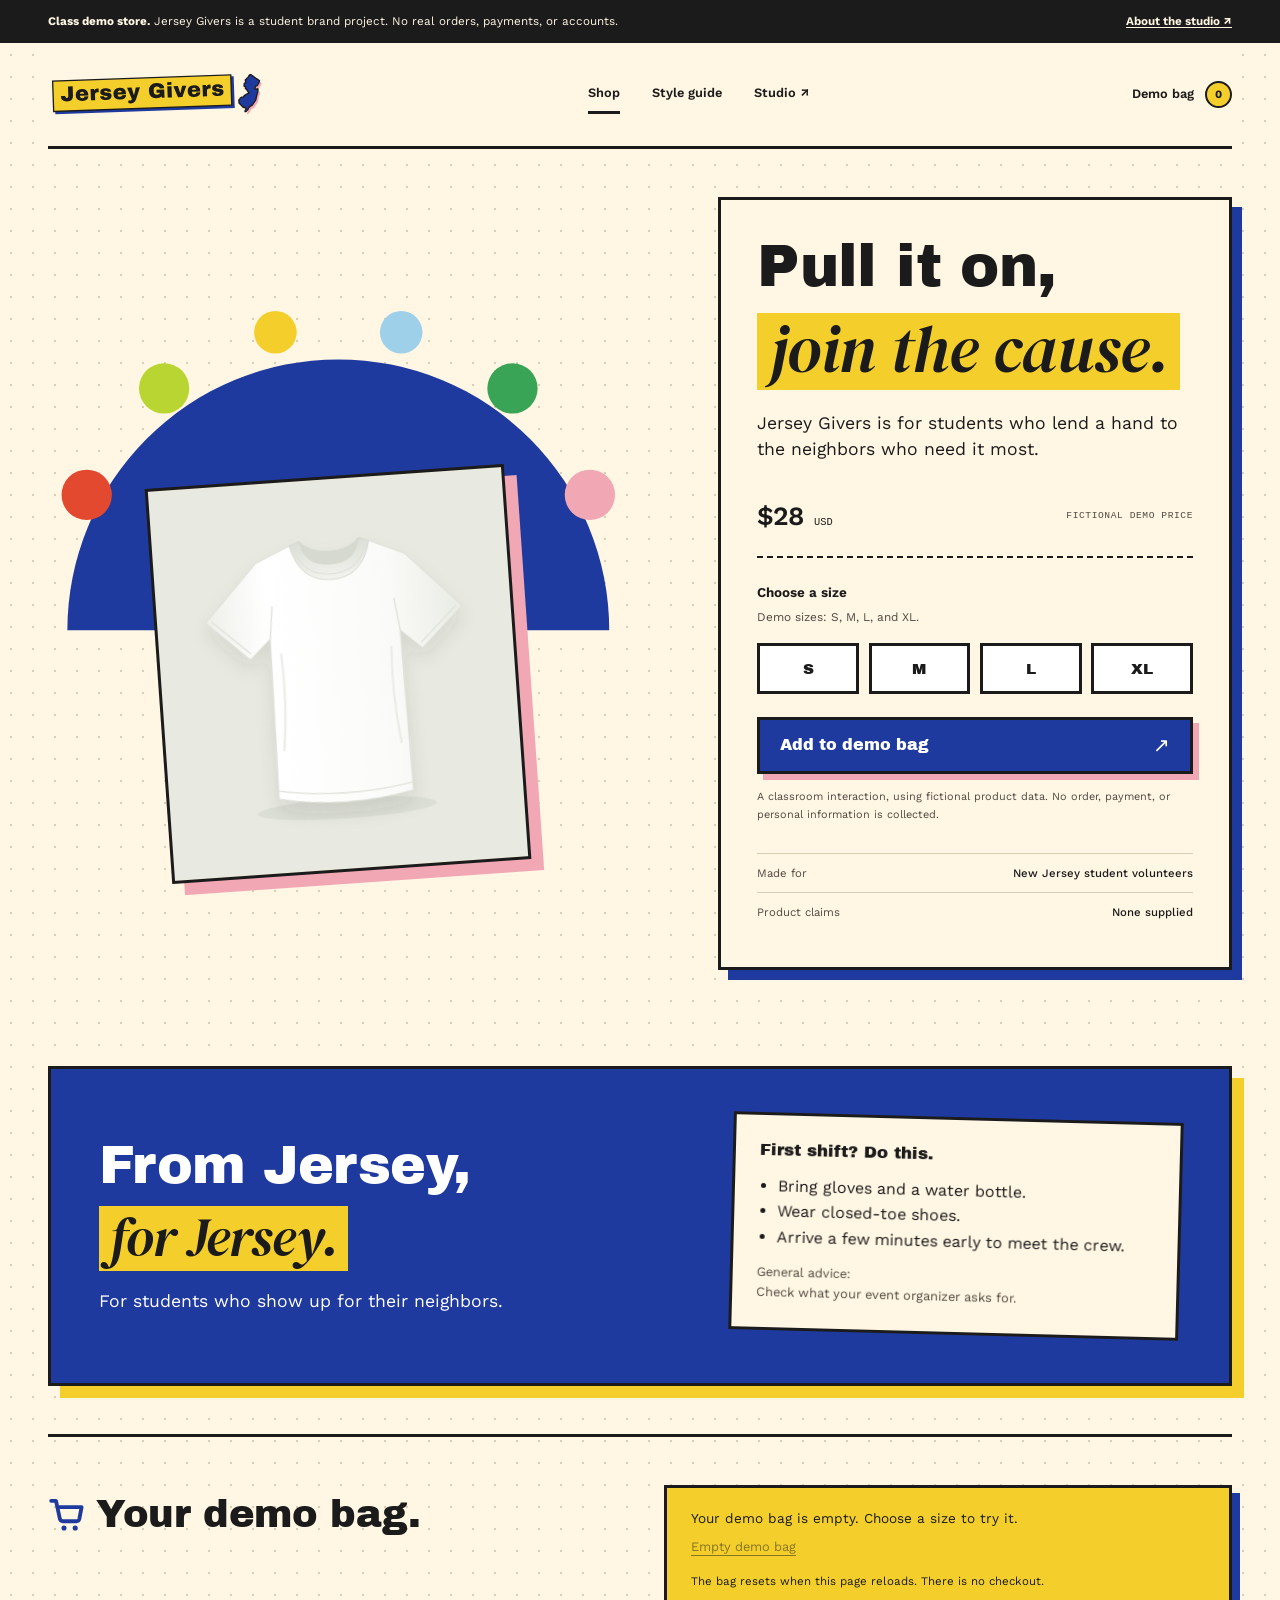
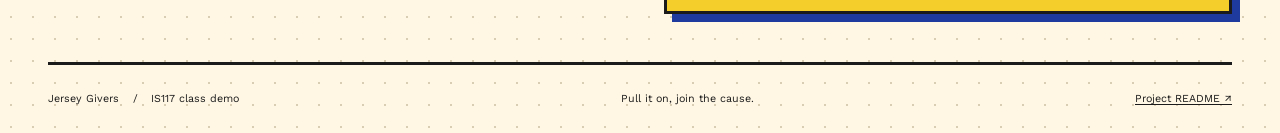
<file: public/index.html>
<!doctype html>
<html lang="en">
  <head>
    <meta charset="utf-8" />
    <meta name="viewport" content="width=device-width, initial-scale=1" />
    <meta
      name="description"
      content="Jersey Givers: a white T-shirt for New Jersey students who lend a hand to neighbors who need a hand. A class demo store."
    />
    <title>Jersey Givers — Pull it on, join the cause.</title>
    <link rel="icon" href="data:," />
    <link rel="preconnect" href="https://fonts.googleapis.com" />
    <link rel="preconnect" href="https://fonts.gstatic.com" crossorigin />
    <link
      rel="stylesheet"
      href="https://fonts.googleapis.com/css2?family=Archivo+Black&family=DM+Serif+Display:ital@1&family=Work+Sans:wght@400;600;700&display=swap"
    />
    <link rel="stylesheet" href="styles.css" />
    <script src="shop.js" defer></script>
  </head>
  <body>
    <a class="skip-link" href="#main">Skip to content</a>
    <aside class="starter-notice" aria-label="Demo store information">
      <span
        ><strong>Class demo store.</strong> Jersey Givers is a student brand
        project. No real orders, payments, or accounts.</span
      >
      <a href="studio.html"
        >About the studio <span aria-hidden="true">↗</span></a
      >
    </aside>
    <header class="site-header wrap">
      <a class="brand-link" href="index.html" aria-label="Jersey Givers home"
        ><img
          class="wordmark"
          src="assets/jersey-givers-logo.svg"
          alt="Jersey Givers"
          width="494"
          height="110"
      /></a>
      <nav class="main-nav" aria-label="Main navigation">
        <a class="nav-link" href="index.html" aria-current="page">Shop</a>
        <a class="nav-link" href="styleguide.html">Style guide</a>
        <a class="nav-link" href="studio.html"
          >Studio <span aria-hidden="true">↗</span></a
        >
      </nav>
      <a class="bag-link" href="#demo-bag" aria-label="View demo bag"
        >Demo bag <span id="bag-count" class="bag-count">0</span></a
      >
    </header>

    <main id="main">
      <section class="product-section wrap" aria-labelledby="product-title">
        <div class="shirt-stage">
          <svg
            class="shirt-stage-base"
            viewBox="0 0 600 340"
            aria-hidden="true"
            focusable="false"
          >
            <path d="M20 330a280 280 0 0 1 560 0Z" fill="var(--color-blue)" />
            <circle cx="40" cy="190" r="26" fill="var(--dot-red)" />
            <circle cx="120" cy="80" r="26" fill="var(--dot-lime)" />
            <circle cx="235" cy="22" r="22" fill="var(--color-accent)" />
            <circle cx="365" cy="22" r="22" fill="var(--dot-sky)" />
            <circle cx="480" cy="80" r="26" fill="var(--dot-green)" />
            <circle cx="560" cy="190" r="26" fill="var(--color-pink)" />
          </svg>
          <img
            class="shirt-card"
            src="assets/white-shirt.svg"
            alt="Plain white short-sleeved T-shirt"
            width="800"
            height="880"
            fetchpriority="high"
          />
        </div>
        <div class="product-card">
          <h1 id="product-title">
            Pull it on,<br /><span class="accent-type">join the cause.</span>
          </h1>
          <p class="product-intro">
            Jersey Givers is for students who lend a hand to the neighbors who
            need it most.
          </p>
          <div class="price-row">
            <p class="price">$28 <span>USD</span></p>
            <span class="micro-label">Fictional demo price</span>
          </div>
          <form id="product-form" class="product-form" novalidate>
            <fieldset aria-describedby="size-help size-error">
              <legend>Choose a size</legend>
              <p id="size-help" class="field-help">
                Demo sizes: S, M, L, and XL.
              </p>
              <div class="size-options">
                <label class="size-option"
                  ><input type="radio" name="size" value="S" /><span
                    >S</span
                  ></label
                >
                <label class="size-option"
                  ><input type="radio" name="size" value="M" /><span
                    >M</span
                  ></label
                >
                <label class="size-option"
                  ><input type="radio" name="size" value="L" /><span
                    >L</span
                  ></label
                >
                <label class="size-option"
                  ><input type="radio" name="size" value="XL" /><span
                    >XL</span
                  ></label
                >
              </div>
              <p id="size-error" class="field-error" role="alert" hidden>
                Choose a size before adding the shirt to your demo bag.
              </p>
            </fieldset>
            <button class="button button-primary add-button" type="submit">
              Add to demo bag <span aria-hidden="true">↗</span>
            </button>
            <p id="add-feedback" class="add-feedback" hidden></p>
          </form>
          <p class="demo-disclaimer">
            A classroom interaction, using fictional product data. No order,
            payment, or personal information is collected.
          </p>
          <dl class="product-facts">
            <div>
              <dt>Made for</dt>
              <dd>New Jersey student volunteers</dd>
            </div>
            <div>
              <dt>Product claims</dt>
              <dd>None supplied</dd>
            </div>
          </dl>
        </div>
      </section>

      <section class="unity-band wrap" aria-labelledby="unity-title">
        <div>
          <h2 id="unity-title">
            From Jersey,<br /><span class="accent-type">for Jersey.</span>
          </h2>
          <p class="unity-lead">
            For students who show up for their neighbors.
          </p>
        </div>
        <aside class="tip-card" aria-labelledby="tip-title">
          <h3 id="tip-title">First shift? Do this.</h3>
          <ul>
            <li>Bring gloves and a water bottle.</li>
            <li>Wear closed-toe shoes.</li>
            <li>Arrive a few minutes early to meet the crew.</li>
          </ul>
          <p>General advice:<br />Check what your event organizer asks for.</p>
        </aside>
      </section>

      <section
        id="demo-bag"
        class="bag-section wrap"
        aria-labelledby="bag-title"
      >
        <div>
          <h2 id="bag-title" class="bag-title">
            <svg
              class="cart-icon"
              viewBox="0 0 24 24"
              aria-hidden="true"
              focusable="false"
            >
              <path
                d="M2 3h3l2.4 11.2a2 2 0 0 0 2 1.6h8.2a2 2 0 0 0 2-1.5L21 7H6"
              />
              <circle cx="10" cy="20" r="1.6" />
              <circle cx="17" cy="20" r="1.6" />
            </svg>
            Your demo bag.
          </h2>
        </div>
        <div class="bag-details">
          <p
            id="bag-status"
            class="bag-message"
            role="status"
            aria-live="polite"
            aria-atomic="true"
          >
            Your demo bag is empty. Choose a size to try it.
          </p>
          <ul id="bag-items" class="bag-items"></ul>
          <button id="clear-bag" class="text-button" type="button" disabled>
            Empty demo bag
          </button>
          <p class="field-help">
            The bag resets when this page reloads. There is no checkout.
          </p>
        </div>
      </section>
    </main>

    <footer class="site-footer wrap">
      <p>
        Jersey Givers <span class="footer-separator"> / </span> IS117 class demo
      </p>
      <p class="footer-tagline">Pull it on, join the cause.</p>
      <a
        href="https://github.com/Timothy-Bailey4-10/is117-t-shirt-assignment#readme"
        >Project README <span aria-hidden="true">↗</span></a
      >
    </footer>
  </body>
</html>
</file>
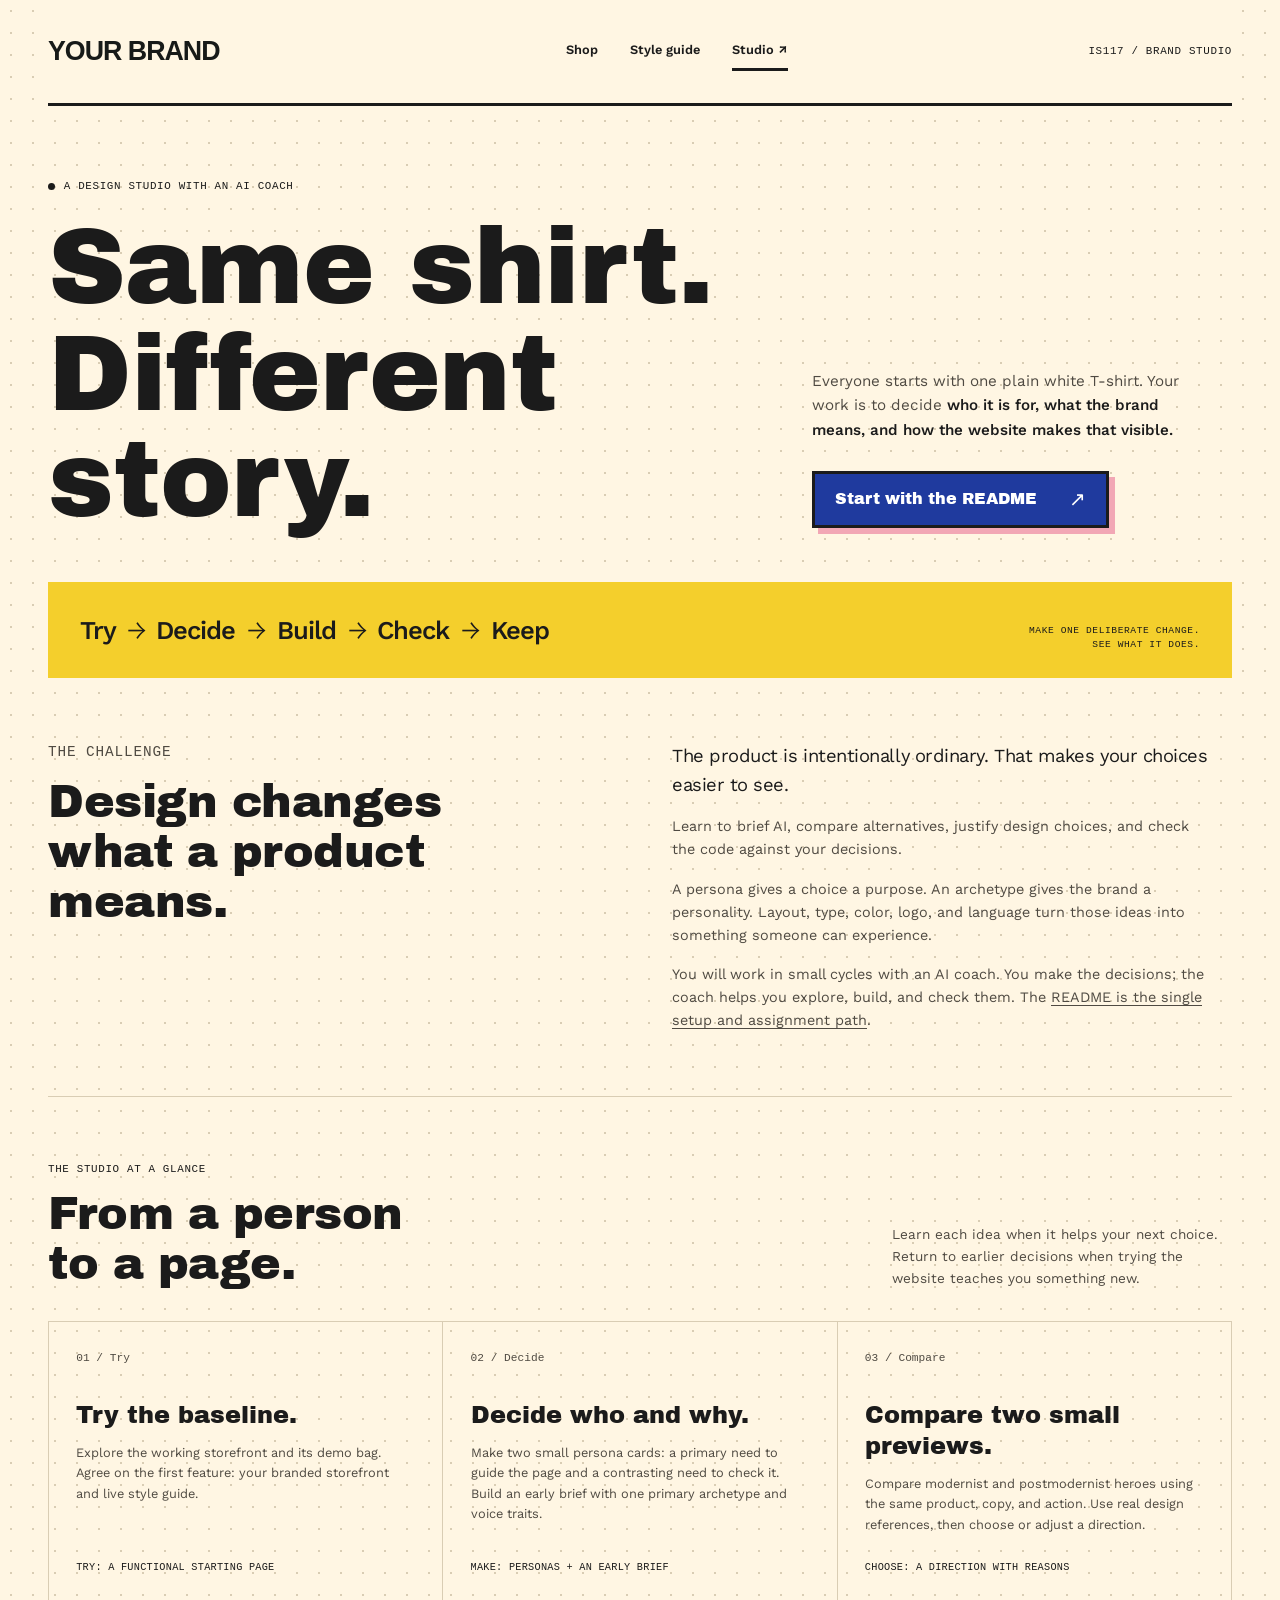
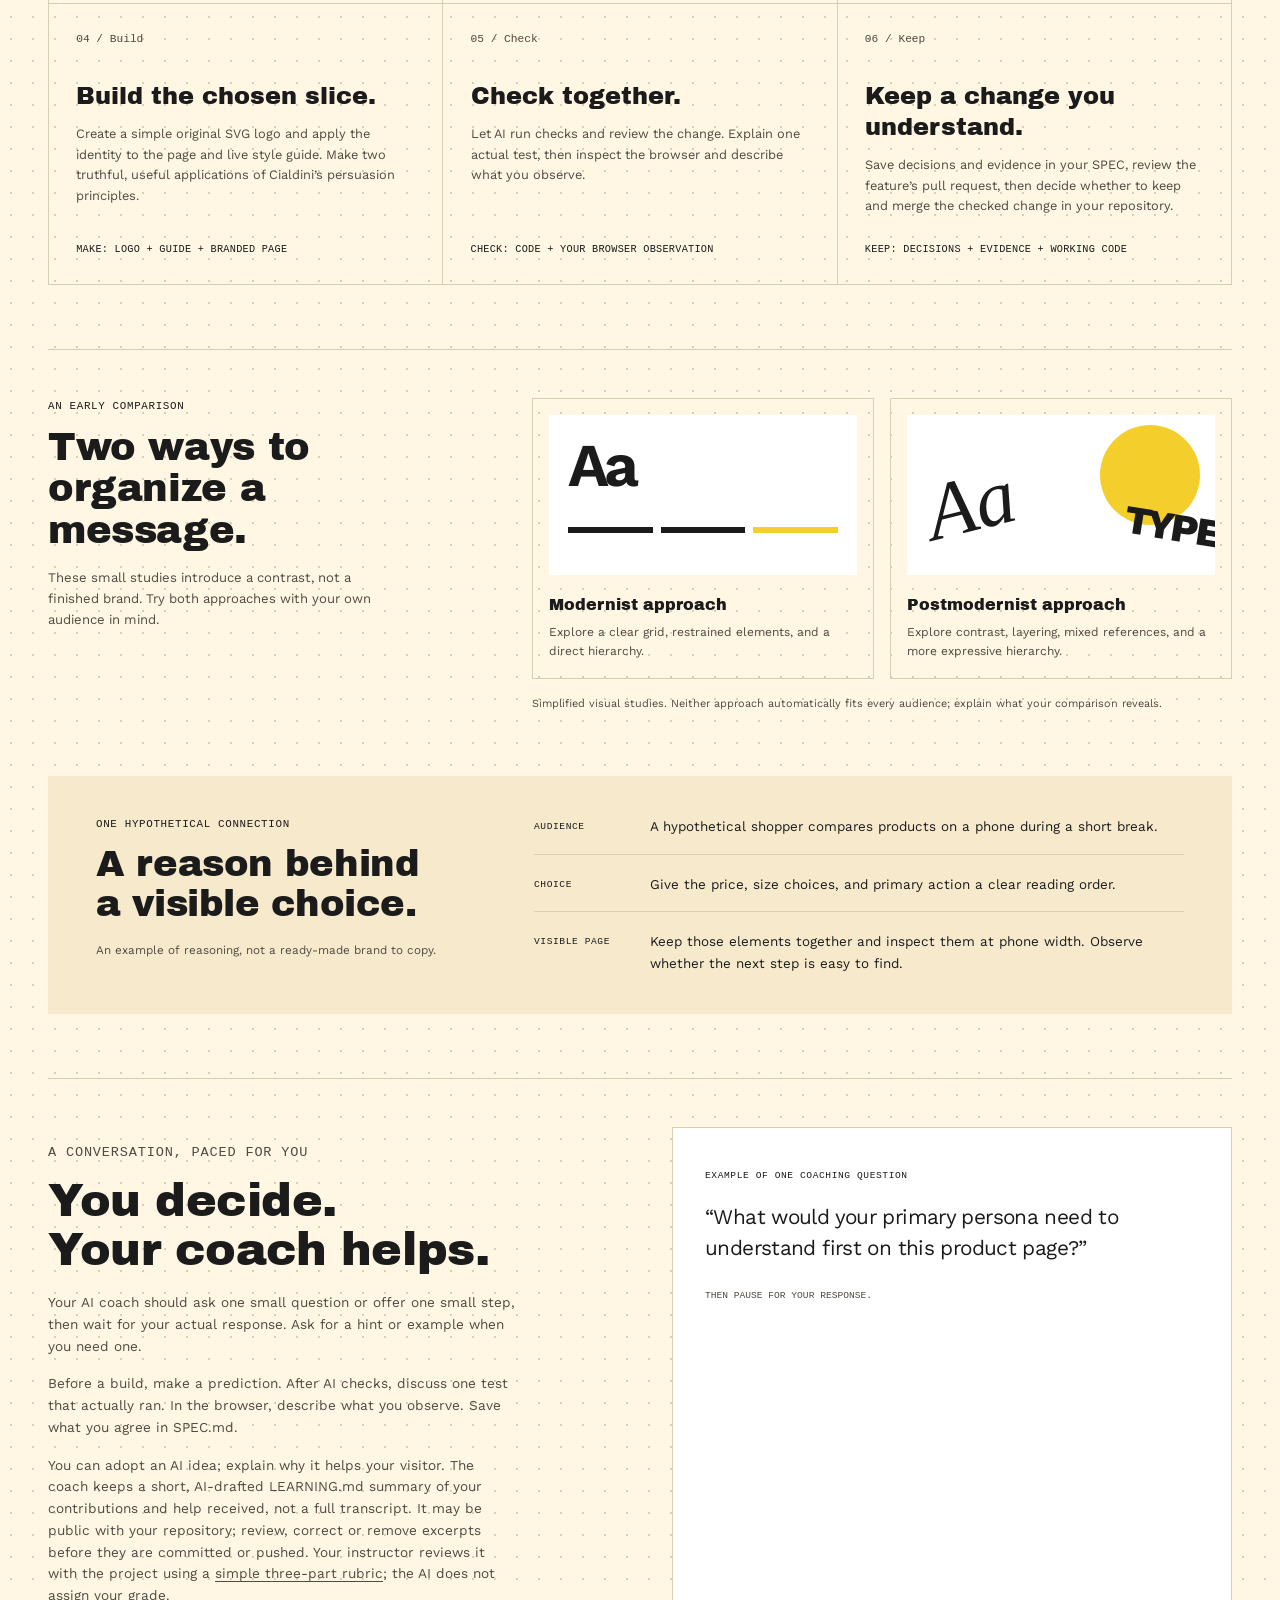
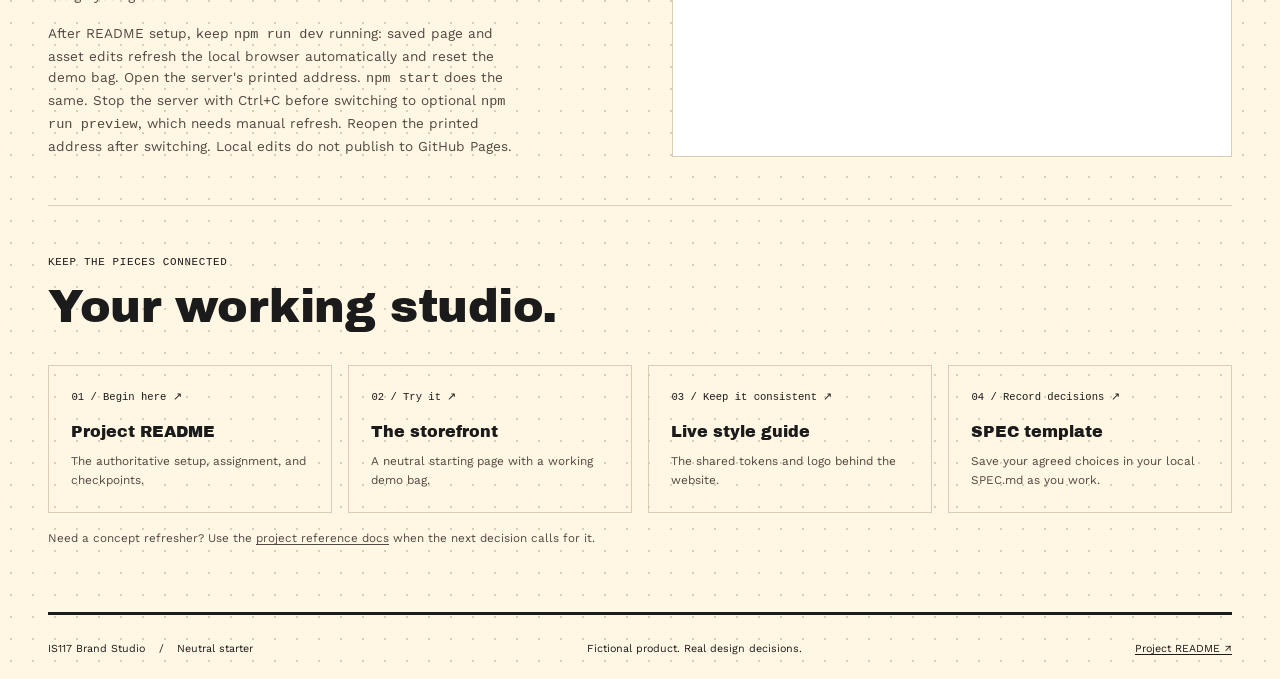
<file: public/studio.html>
<!doctype html>
<html lang="en">
  <head>
    <meta charset="utf-8" />
    <meta name="viewport" content="width=device-width, initial-scale=1" />
    <meta
      name="description"
      content="IS117 Brand Studio: turn one plain white T-shirt into a deliberate brand and website, with an AI coach and decisions you can explain."
    />
    <title>Same shirt. Different story. — IS117 Brand Studio</title>
    <link rel="icon" href="data:," />
    <link rel="preconnect" href="https://fonts.googleapis.com" />
    <link rel="preconnect" href="https://fonts.gstatic.com" crossorigin />
    <link
      rel="stylesheet"
      href="https://fonts.googleapis.com/css2?family=Archivo+Black&family=DM+Serif+Display:ital@1&family=Work+Sans:wght@400;600;700&display=swap"
    />
    <link rel="stylesheet" href="styles.css" />
    <link rel="stylesheet" href="studio.css" />
  </head>
  <body>
    <a class="skip-link" href="#main">Skip to content</a>
    <header class="site-header wrap">
      <a
        class="brand-link"
        href="index.html"
        aria-label="Your Brand storefront home"
        ><img
          class="wordmark"
          src="assets/wordmark.svg"
          alt="Neutral starter wordmark"
          width="175"
          height="26"
      /></a>
      <nav class="main-nav" aria-label="Main navigation">
        <a class="nav-link" href="index.html">Shop</a
        ><a class="nav-link" href="styleguide.html">Style guide</a
        ><a class="nav-link" href="studio.html" aria-current="page"
          >Studio <span aria-hidden="true">↗</span></a
        >
      </nav>
      <span class="micro-label">IS117 / Brand Studio</span>
    </header>
    <main id="main">
      <section
        class="page-hero studio-hero wrap"
        aria-labelledby="studio-title"
      >
        <p class="eyebrow">
          <span class="status-dot" aria-hidden="true"></span> A design studio
          with an AI coach
        </p>
        <h1 id="studio-title">Same shirt.<br />Different story.</h1>
        <div class="hero-summary">
          <p>
            Everyone starts with one plain white T-shirt. Your work is to decide
            <strong
              >who it is for, what the brand means, and how the website makes
              that visible.</strong
            >
          </p>
          <a
            class="button button-primary"
            href="https://github.com/kaw393939/is117-brand-studio#readme"
            >Start with the README <span aria-hidden="true">↗</span></a
          >
        </div>
      </section>
      <div class="studio-ribbon wrap">
        <p class="cycle">
          Try <span aria-hidden="true">→</span> Decide
          <span aria-hidden="true">→</span> Build
          <span aria-hidden="true">→</span> Check
          <span aria-hidden="true">→</span> Keep
        </p>
        <p class="micro-label">
          Make one deliberate change.<br />See what it does.
        </p>
      </div>

      <section class="studio-intro wrap" aria-labelledby="why-title">
        <div>
          <p class="eyebrow">The challenge</p>
          <h2 id="why-title">Design changes<br />what a product means.</h2>
        </div>
        <div>
          <p class="lead">
            The product is intentionally ordinary. That makes your choices
            easier to see.
          </p>
          <p>
            Learn to brief AI, compare alternatives, justify design choices, and
            check the code against your decisions.
          </p>
          <p>
            A persona gives a choice a purpose. An archetype gives the brand a
            personality. Layout, type, color, logo, and language turn those
            ideas into something someone can experience.
          </p>
          <p>
            You will work in small cycles with an AI coach. You make the
            decisions; the coach helps you explore, build, and check them. The
            <a href="https://github.com/kaw393939/is117-brand-studio#readme"
              >README is the single setup and assignment path</a
            >.
          </p>
        </div>
      </section>

      <section class="path-section wrap" aria-labelledby="path-title">
        <div class="path-intro">
          <div>
            <p class="eyebrow">The studio at a glance</p>
            <h2 id="path-title">From a person<br />to a page.</h2>
          </div>
          <p>
            Learn each idea when it helps your next choice. Return to earlier
            decisions when trying the website teaches you something new.
          </p>
        </div>
        <ol class="studio-path">
          <li>
            <span class="stage-number">01 / Try</span>
            <h3>Try the baseline.</h3>
            <p>
              Explore the working storefront and its demo bag. Agree on the
              first feature: your branded storefront and live style guide.
            </p>
            <p class="stage-output">Try: a functional starting page</p>
          </li>
          <li>
            <span class="stage-number">02 / Decide</span>
            <h3>Decide who and why.</h3>
            <p>
              Make two small persona cards: a primary need to guide the page and
              a contrasting need to check it. Build an early brief with one
              primary archetype and voice traits.
            </p>
            <p class="stage-output">Make: personas + an early brief</p>
          </li>
          <li>
            <span class="stage-number">03 / Compare</span>
            <h3>Compare two small previews.</h3>
            <p>
              Compare modernist and postmodernist heroes using the same product,
              copy, and action. Use real design references, then choose or
              adjust a direction.
            </p>
            <p class="stage-output">Choose: a direction with reasons</p>
          </li>
          <li>
            <span class="stage-number">04 / Build</span>
            <h3>Build the chosen slice.</h3>
            <p>
              Create a simple original SVG logo and apply the identity to the
              page and live style guide. Make two truthful, useful applications
              of Cialdini’s persuasion principles.
            </p>
            <p class="stage-output">Make: logo + guide + branded page</p>
          </li>
          <li>
            <span class="stage-number">05 / Check</span>
            <h3>Check together.</h3>
            <p>
              Let AI run checks and review the change. Explain one actual test,
              then inspect the browser and describe what you observe.
            </p>
            <p class="stage-output">Check: code + your browser observation</p>
          </li>
          <li>
            <span class="stage-number">06 / Keep</span>
            <h3>Keep a change you understand.</h3>
            <p>
              Save decisions and evidence in your SPEC, review the feature’s
              pull request, then decide whether to keep and merge the checked
              change in your repository.
            </p>
            <p class="stage-output">
              Keep: decisions + evidence + working code
            </p>
          </li>
        </ol>
      </section>

      <section
        class="comparison-section wrap"
        aria-labelledby="comparison-title"
      >
        <div>
          <p class="eyebrow">An early comparison</p>
          <h2 id="comparison-title">Two ways to<br />organize a message.</h2>
          <p class="comparison-description">
            These small studies introduce a contrast, not a finished brand. Try
            both approaches with your own audience in mind.
          </p>
        </div>
        <div class="comparison-grid">
          <article class="direction-card">
            <div class="direction-sketch modern-sketch" aria-hidden="true">
              <i></i><i></i><i></i>
            </div>
            <h3>Modernist approach</h3>
            <p>
              Explore a clear grid, restrained elements, and a direct hierarchy.
            </p>
          </article>
          <article class="direction-card">
            <div class="direction-sketch postmodern-sketch" aria-hidden="true">
              <i></i>
            </div>
            <h3>Postmodernist approach</h3>
            <p>
              Explore contrast, layering, mixed references, and a more
              expressive hierarchy.
            </p>
          </article>
          <p class="comparison-caption">
            Simplified visual studies. Neither approach automatically fits every
            audience; explain what your comparison reveals.
          </p>
        </div>
      </section>

      <section class="example-section wrap" aria-labelledby="example-title">
        <div>
          <p class="eyebrow">One hypothetical connection</p>
          <h2 id="example-title">A reason behind<br />a visible choice.</h2>
          <p class="guide-note">
            An example of reasoning, not a ready-made brand to copy.
          </p>
        </div>
        <div class="example-chain">
          <div class="example-step">
            <span class="micro-label">Audience</span>
            <p>
              A hypothetical shopper compares products on a phone during a short
              break.
            </p>
          </div>
          <div class="example-step">
            <span class="micro-label">Choice</span>
            <p>
              Give the price, size choices, and primary action a clear reading
              order.
            </p>
          </div>
          <div class="example-step">
            <span class="micro-label">Visible page</span>
            <p>
              Keep those elements together and inspect them at phone width.
              Observe whether the next step is easy to find.
            </p>
          </div>
        </div>
      </section>

      <section class="coach-section wrap" aria-labelledby="coach-title">
        <div>
          <p class="eyebrow">A conversation, paced for you</p>
          <h2 id="coach-title">You decide.<br />Your coach helps.</h2>
          <p>
            Your AI coach should ask one small question or offer one small step,
            then wait for your actual response. Ask for a hint or example when
            you need one.
          </p>
          <p>
            Before a build, make a prediction. After AI checks, discuss one test
            that actually ran. In the browser, describe what you observe. Save
            what you agree in SPEC.md.
          </p>
          <p>
            You can adopt an AI idea; explain why it helps your visitor. The
            coach keeps a short, AI-drafted LEARNING.md summary of your
            contributions and help received, not a full transcript. It may be
            public with your repository; review, correct or remove excerpts
            before they are committed or pushed. Your instructor reviews it with
            the project using a
            <a
              href="https://github.com/kaw393939/is117-brand-studio/blob/main/docs/assessment.md"
              >simple three-part rubric</a
            >; the AI does not assign your grade.
          </p>
          <p>
            After README setup, keep <code>npm run dev</code> running: saved
            page and asset edits refresh the local browser automatically and
            reset the demo bag. Open the server's printed address.
            <code>npm start</code> does the same. Stop the server with Ctrl+C
            before switching to optional <code>npm run preview</code>, which
            needs manual refresh. Reopen the printed address after switching.
            Local edits do not publish to GitHub Pages.
          </p>
        </div>
        <blockquote class="coach-quote">
          <span class="micro-label">Example of one coaching question</span>
          <p>
            “What would your primary persona need to understand first on this
            product page?”
          </p>
          <footer>Then pause for your response.</footer>
        </blockquote>
      </section>

      <section class="resource-section wrap" aria-labelledby="resources-title">
        <p class="eyebrow">Keep the pieces connected</p>
        <h2 id="resources-title">Your working studio.</h2>
        <div class="resource-grid">
          <a
            class="resource-card"
            href="https://github.com/kaw393939/is117-brand-studio#readme"
            ><span>01 / Begin here ↗</span>
            <h3>Project README</h3>
            <p>The authoritative setup, assignment, and checkpoints.</p></a
          >
          <a class="resource-card" href="index.html"
            ><span>02 / Try it ↗</span>
            <h3>The storefront</h3>
            <p>A neutral starting page with a working demo bag.</p></a
          >
          <a class="resource-card" href="styleguide.html"
            ><span>03 / Keep it consistent ↗</span>
            <h3>Live style guide</h3>
            <p>The shared tokens and logo behind the website.</p></a
          >
          <a
            class="resource-card"
            href="https://github.com/kaw393939/is117-brand-studio/blob/main/SPEC.md"
            ><span>04 / Record decisions ↗</span>
            <h3>SPEC template</h3>
            <p>
              Save your agreed choices in your local SPEC.md as you work.
            </p></a
          >
        </div>
        <p class="guide-note">
          Need a concept refresher? Use the
          <a
            href="https://github.com/kaw393939/is117-brand-studio/tree/main/docs"
            >project reference docs</a
          >
          when the next decision calls for it.
        </p>
      </section>
    </main>
    <footer class="site-footer wrap">
      <p>
        IS117 Brand Studio <span class="footer-separator"> / </span> Neutral
        starter
      </p>
      <p class="footer-tagline">Fictional product. Real design decisions.</p>
      <a href="https://github.com/kaw393939/is117-brand-studio#readme"
        >Project README <span aria-hidden="true">↗</span></a
      >
    </footer>
  </body>
</html>
</file>
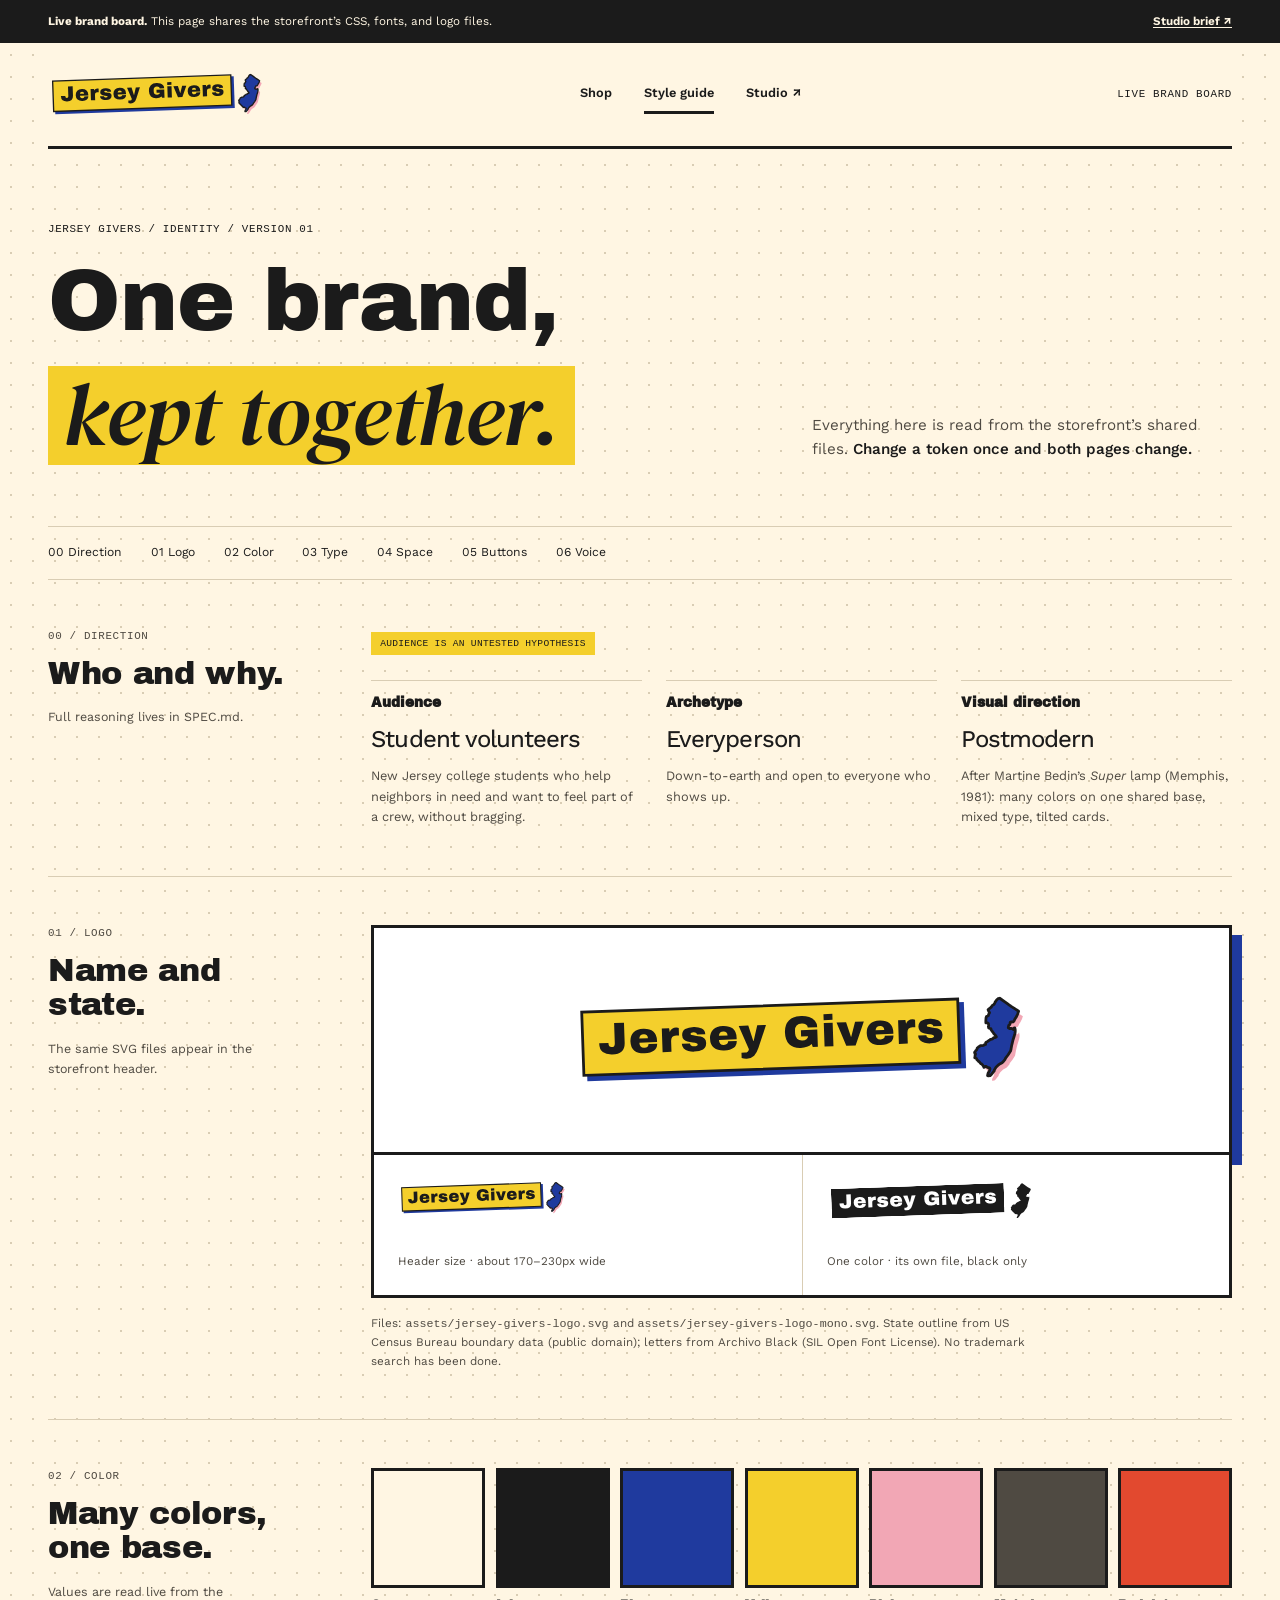
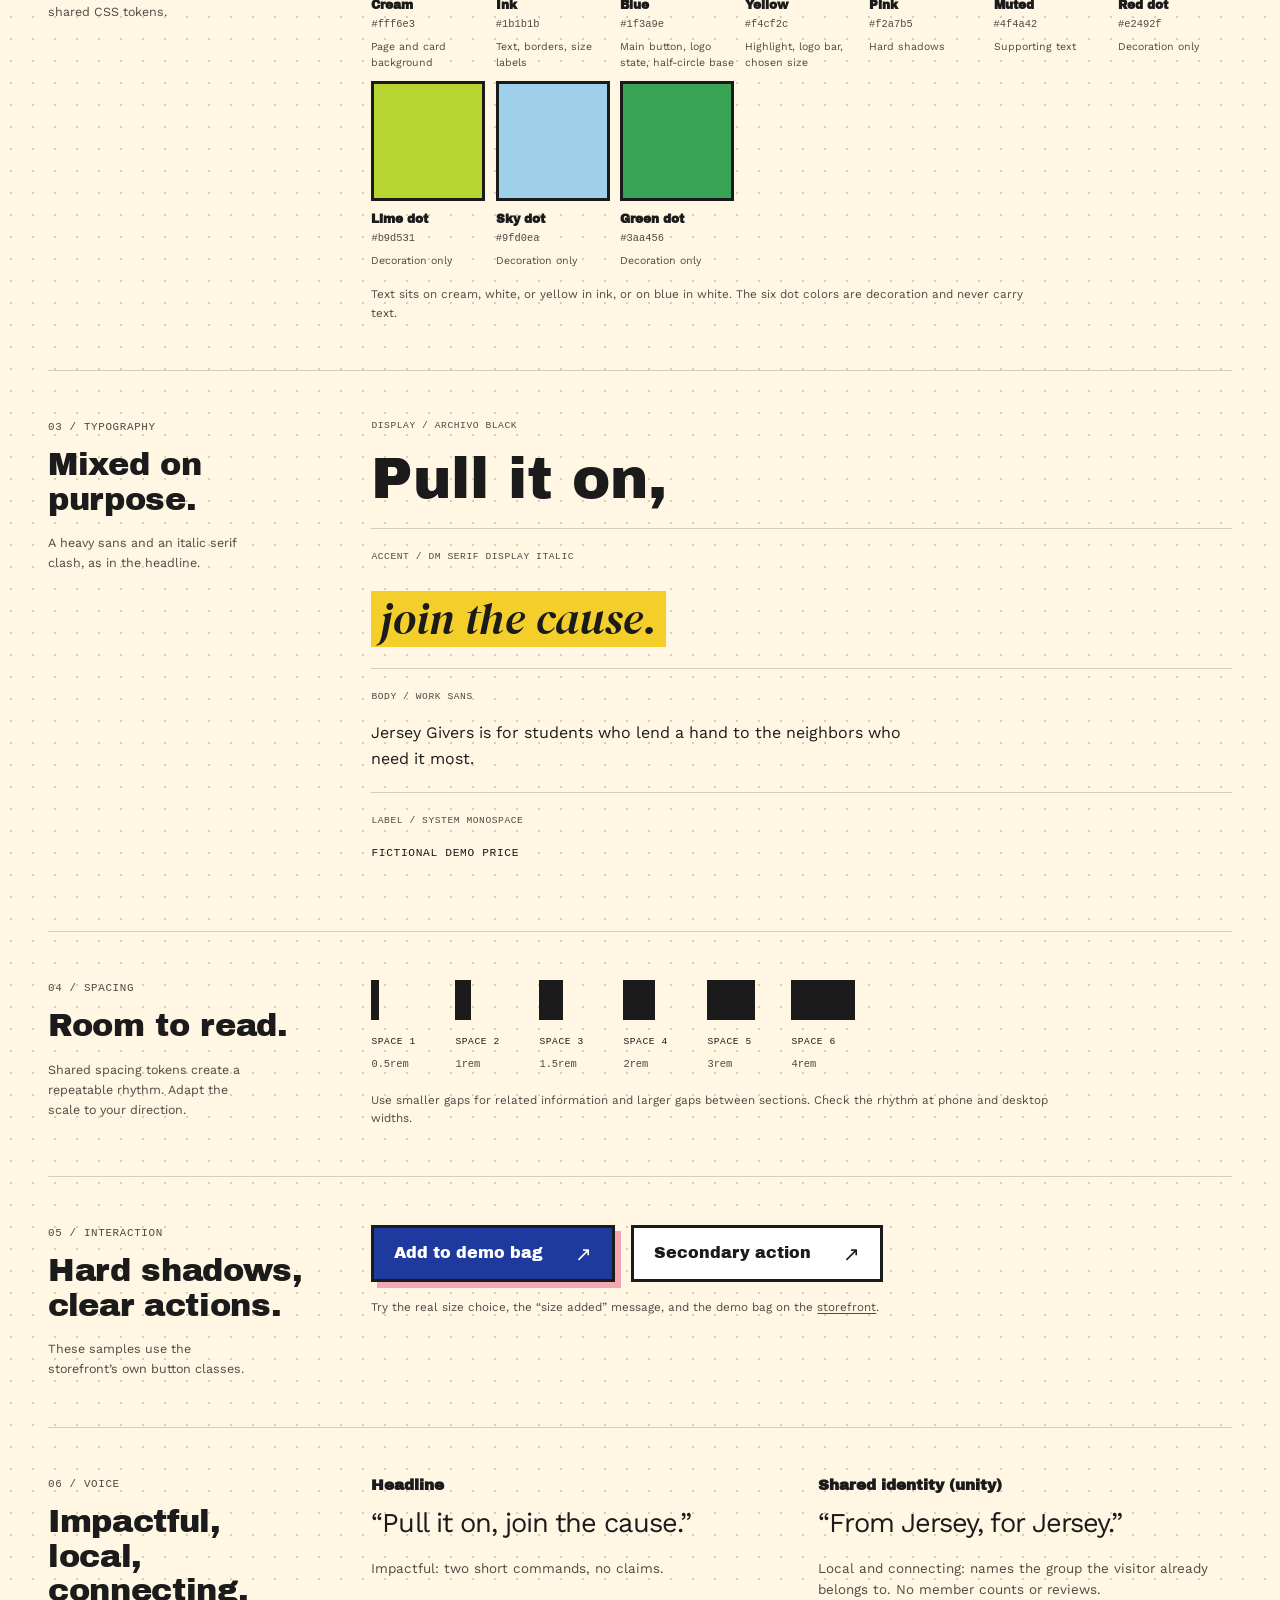
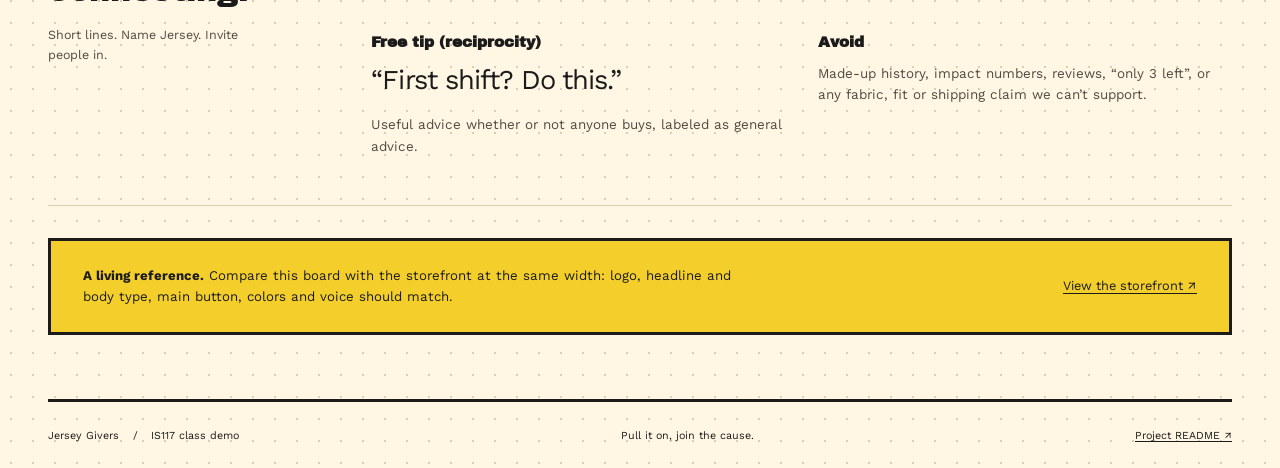
<file: public/styleguide.html>
<!doctype html>
<html lang="en">
  <head>
    <meta charset="utf-8" />
    <meta name="viewport" content="width=device-width, initial-scale=1" />
    <meta
      name="description"
      content="The live Jersey Givers style guide. It reads the same CSS tokens, fonts, components, and logo files as the storefront."
    />
    <title>Live style guide — Jersey Givers</title>
    <link rel="icon" href="data:," />
    <link rel="preconnect" href="https://fonts.googleapis.com" />
    <link rel="preconnect" href="https://fonts.gstatic.com" crossorigin />
    <link
      rel="stylesheet"
      href="https://fonts.googleapis.com/css2?family=Archivo+Black&family=DM+Serif+Display:ital@1&family=Work+Sans:wght@400;600;700&display=swap"
    />
    <link rel="stylesheet" href="styles.css" />
    <script src="styleguide.js" defer></script>
  </head>
  <body>
    <a class="skip-link" href="#main">Skip to content</a>
    <aside class="starter-notice" aria-label="Demo store information">
      <span
        ><strong>Live brand board.</strong> This page shares the storefront’s
        CSS, fonts, and logo files.</span
      ><a href="studio.html">Studio brief <span aria-hidden="true">↗</span></a>
    </aside>
    <header class="site-header wrap">
      <a class="brand-link" href="index.html" aria-label="Jersey Givers home"
        ><img
          class="wordmark"
          src="assets/jersey-givers-logo.svg"
          alt="Jersey Givers"
          width="494"
          height="110"
      /></a>
      <nav class="main-nav" aria-label="Main navigation">
        <a class="nav-link" href="index.html">Shop</a
        ><a class="nav-link" href="styleguide.html" aria-current="page"
          >Style guide</a
        ><a class="nav-link" href="studio.html"
          >Studio <span aria-hidden="true">↗</span></a
        >
      </nav>
      <span class="micro-label">Live brand board</span>
    </header>
    <main id="main">
      <section class="page-hero wrap" aria-labelledby="guide-title">
        <p class="eyebrow">Jersey Givers / identity / version 01</p>
        <h1 id="guide-title">
          One brand,<br /><span class="accent-type">kept together.</span>
        </h1>
        <p class="hero-summary">
          Everything here is read from the storefront’s shared files.
          <strong>Change a token once and both pages change.</strong>
        </p>
      </section>
      <nav class="page-subnav wrap" aria-label="Style guide sections">
        <a class="section-link" href="#direction">00 Direction</a
        ><a class="section-link" href="#logo">01 Logo</a
        ><a class="section-link" href="#palette">02 Color</a
        ><a class="section-link" href="#type">03 Type</a
        ><a class="section-link" href="#spacing">04 Space</a
        ><a class="section-link" href="#buttons">05 Buttons</a
        ><a class="section-link" href="#voice">06 Voice</a>
      </nav>

      <section
        id="direction"
        class="guide-section wrap"
        aria-labelledby="direction-title"
      >
        <div class="section-heading">
          <span class="section-number">00 / Direction</span>
          <h2 id="direction-title">Who and why.</h2>
          <p>Full reasoning lives in SPEC.md.</p>
        </div>
        <div class="guide-content">
          <span class="draft-label">Audience is an untested hypothesis</span>
          <div class="decision-grid">
            <div>
              <h3>Audience</h3>
              <p class="undecided">Student volunteers</p>
              <p>
                New Jersey college students who help neighbors in need and want
                to feel part of a crew, without bragging.
              </p>
            </div>
            <div>
              <h3>Archetype</h3>
              <p class="undecided">Everyperson</p>
              <p>Down-to-earth and open to everyone who shows up.</p>
            </div>
            <div>
              <h3>Visual direction</h3>
              <p class="undecided">Postmodern</p>
              <p>
                After Martine Bedin’s <cite>Super</cite> lamp (Memphis, 1981):
                many colors on one shared base, mixed type, tilted cards.
              </p>
            </div>
          </div>
        </div>
      </section>

      <section
        id="logo"
        class="guide-section wrap"
        aria-labelledby="logo-title"
      >
        <div class="section-heading">
          <span class="section-number">01 / Logo</span>
          <h2 id="logo-title">Name and state.</h2>
          <p>The same SVG files appear in the storefront header.</p>
        </div>
        <div class="guide-content">
          <div class="logo-board">
            <img
              src="assets/jersey-givers-logo.svg"
              alt="Jersey Givers logo: name on a tilted yellow bar beside a blue outline of New Jersey"
              width="494"
              height="110"
            />
          </div>
          <div class="logo-variants">
            <div class="logo-variant">
              <img
                class="logo-small"
                src="assets/jersey-givers-logo.svg"
                alt="Jersey Givers logo at header size"
                width="494"
                height="110"
              />
              <p>Header size · about 170–230px wide</p>
            </div>
            <div class="logo-variant">
              <img
                class="logo-mono"
                src="assets/jersey-givers-logo-mono.svg"
                alt="Jersey Givers logo in one color"
                width="494"
                height="110"
              />
              <p>One color · its own file, black only</p>
            </div>
          </div>
          <p class="guide-note">
            Files: <code>assets/jersey-givers-logo.svg</code> and
            <code>assets/jersey-givers-logo-mono.svg</code>. State outline from
            US Census Bureau boundary data (public domain); letters from Archivo
            Black (SIL Open Font License). No trademark search has been done.
          </p>
        </div>
      </section>

      <section
        id="palette"
        class="guide-section wrap"
        aria-labelledby="palette-title"
      >
        <div class="section-heading">
          <span class="section-number">02 / Color</span>
          <h2 id="palette-title">Many colors,<br />one base.</h2>
          <p>Values are read live from the shared CSS tokens.</p>
        </div>
        <div class="guide-content">
          <div class="palette-grid">
            <article class="palette-card">
              <div
                class="color-swatch"
                style="--swatch-color: var(--color-paper)"
              ></div>
              <h3>Cream</h3>
              <code data-color-token="--color-paper">CSS token</code>
              <p>Page and card background</p>
            </article>
            <article class="palette-card">
              <div
                class="color-swatch"
                style="--swatch-color: var(--color-ink)"
              ></div>
              <h3>Ink</h3>
              <code data-color-token="--color-ink">CSS token</code>
              <p>Text, borders, size labels</p>
            </article>
            <article class="palette-card">
              <div
                class="color-swatch"
                style="--swatch-color: var(--color-blue)"
              ></div>
              <h3>Blue</h3>
              <code data-color-token="--color-blue">CSS token</code>
              <p>Main button, logo state, half-circle base</p>
            </article>
            <article class="palette-card">
              <div
                class="color-swatch"
                style="--swatch-color: var(--color-accent)"
              ></div>
              <h3>Yellow</h3>
              <code data-color-token="--color-accent">CSS token</code>
              <p>Highlight, logo bar, chosen size</p>
            </article>
            <article class="palette-card">
              <div
                class="color-swatch"
                style="--swatch-color: var(--color-pink)"
              ></div>
              <h3>Pink</h3>
              <code data-color-token="--color-pink">CSS token</code>
              <p>Hard shadows</p>
            </article>
            <article class="palette-card">
              <div
                class="color-swatch"
                style="--swatch-color: var(--color-muted)"
              ></div>
              <h3>Muted</h3>
              <code data-color-token="--color-muted">CSS token</code>
              <p>Supporting text</p>
            </article>
            <article class="palette-card">
              <div
                class="color-swatch"
                style="--swatch-color: var(--dot-red)"
              ></div>
              <h3>Red dot</h3>
              <code data-color-token="--dot-red">CSS token</code>
              <p>Decoration only</p>
            </article>
            <article class="palette-card">
              <div
                class="color-swatch"
                style="--swatch-color: var(--dot-lime)"
              ></div>
              <h3>Lime dot</h3>
              <code data-color-token="--dot-lime">CSS token</code>
              <p>Decoration only</p>
            </article>
            <article class="palette-card">
              <div
                class="color-swatch"
                style="--swatch-color: var(--dot-sky)"
              ></div>
              <h3>Sky dot</h3>
              <code data-color-token="--dot-sky">CSS token</code>
              <p>Decoration only</p>
            </article>
            <article class="palette-card">
              <div
                class="color-swatch"
                style="--swatch-color: var(--dot-green)"
              ></div>
              <h3>Green dot</h3>
              <code data-color-token="--dot-green">CSS token</code>
              <p>Decoration only</p>
            </article>
          </div>
          <p class="guide-note">
            Text sits on cream, white, or yellow in ink, or on blue in white.
            The six dot colors are decoration and never carry text.
          </p>
        </div>
      </section>

      <section
        id="type"
        class="guide-section wrap"
        aria-labelledby="type-title"
      >
        <div class="section-heading">
          <span class="section-number">03 / Typography</span>
          <h2 id="type-title">Mixed on<br />purpose.</h2>
          <p>A heavy sans and an italic serif clash, as in the headline.</p>
        </div>
        <div class="guide-content">
          <div class="type-specimen">
            <span class="type-label">Display / Archivo Black</span>
            <p class="type-display">Pull it on,</p>
          </div>
          <div class="type-specimen">
            <span class="type-label">Accent / DM Serif Display italic</span>
            <p class="type-accent">
              <span class="accent-type">join the cause.</span>
            </p>
          </div>
          <div class="type-specimen">
            <span class="type-label">Body / Work Sans</span>
            <p class="type-body">
              Jersey Givers is for students who lend a hand to the neighbors who
              need it most.
            </p>
          </div>
          <div class="type-specimen">
            <span class="type-label">Label / system monospace</span>
            <p class="type-mono">Fictional demo price</p>
          </div>
        </div>
      </section>

      <section
        id="spacing"
        class="guide-section wrap"
        aria-labelledby="spacing-title"
      >
        <div class="section-heading">
          <span class="section-number">04 / Spacing</span>
          <h2 id="spacing-title">Room to read.</h2>
          <p>
            Shared spacing tokens create a repeatable rhythm. Adapt the scale to
            your direction.
          </p>
        </div>
        <div class="guide-content">
          <div class="spacing-grid">
            <div class="spacing-token">
              <div
                class="spacing-bar"
                style="--token-size: var(--space-1)"
              ></div>
              <span class="token-name">Space 1</span
              ><code data-space-token="--space-1">CSS token</code>
            </div>
            <div class="spacing-token">
              <div
                class="spacing-bar"
                style="--token-size: var(--space-2)"
              ></div>
              <span class="token-name">Space 2</span
              ><code data-space-token="--space-2">CSS token</code>
            </div>
            <div class="spacing-token">
              <div
                class="spacing-bar"
                style="--token-size: var(--space-3)"
              ></div>
              <span class="token-name">Space 3</span
              ><code data-space-token="--space-3">CSS token</code>
            </div>
            <div class="spacing-token">
              <div
                class="spacing-bar"
                style="--token-size: var(--space-4)"
              ></div>
              <span class="token-name">Space 4</span
              ><code data-space-token="--space-4">CSS token</code>
            </div>
            <div class="spacing-token">
              <div
                class="spacing-bar"
                style="--token-size: var(--space-5)"
              ></div>
              <span class="token-name">Space 5</span
              ><code data-space-token="--space-5">CSS token</code>
            </div>
            <div class="spacing-token">
              <div
                class="spacing-bar"
                style="--token-size: var(--space-6)"
              ></div>
              <span class="token-name">Space 6</span
              ><code data-space-token="--space-6">CSS token</code>
            </div>
          </div>
          <p class="guide-note">
            Use smaller gaps for related information and larger gaps between
            sections. Check the rhythm at phone and desktop widths.
          </p>
        </div>
      </section>

      <section
        id="buttons"
        class="guide-section wrap"
        aria-labelledby="buttons-title"
      >
        <div class="section-heading">
          <span class="section-number">05 / Interaction</span>
          <h2 id="buttons-title">Hard shadows,<br />clear actions.</h2>
          <p>These samples use the storefront’s own button classes.</p>
        </div>
        <div class="guide-content">
          <div class="button-samples">
            <span class="button button-primary"
              >Add to demo bag <span aria-hidden="true">↗</span></span
            ><span class="button button-secondary"
              >Secondary action <span aria-hidden="true">↗</span></span
            >
          </div>
          <p class="guide-note">
            Try the real size choice, the “size added” message, and the demo bag
            on the <a href="index.html">storefront</a>.
          </p>
        </div>
      </section>

      <section
        id="voice"
        class="guide-section wrap"
        aria-labelledby="voice-title"
      >
        <div class="section-heading">
          <span class="section-number">06 / Voice</span>
          <h2 id="voice-title">Impactful, local, connecting.</h2>
          <p>Short lines. Name Jersey. Invite people in.</p>
        </div>
        <div class="guide-content">
          <div class="voice-grid">
            <div>
              <h3>Headline</h3>
              <p class="voice-example">“Pull it on, join the cause.”</p>
              <p>Impactful: two short commands, no claims.</p>
            </div>
            <div>
              <h3>Shared identity (unity)</h3>
              <p class="voice-example">“From Jersey, for Jersey.”</p>
              <p>
                Local and connecting: names the group the visitor already
                belongs to. No member counts or reviews.
              </p>
            </div>
            <div>
              <h3>Free tip (reciprocity)</h3>
              <p class="voice-example">“First shift? Do this.”</p>
              <p>
                Useful advice whether or not anyone buys, labeled as general
                advice.
              </p>
            </div>
            <div>
              <h3>Avoid</h3>
              <p>
                Made-up history, impact numbers, reviews, “only 3 left”, or any
                fabric, fit or shipping claim we can’t support.
              </p>
            </div>
          </div>
        </div>
      </section>

      <div class="guide-footer-note wrap">
        <p>
          <strong>A living reference.</strong> Compare this board with the
          storefront at the same width: logo, headline and body type, main
          button, colors and voice should match.
        </p>
        <a href="index.html"
          >View the storefront <span aria-hidden="true">↗</span></a
        >
      </div>
    </main>
    <footer class="site-footer wrap">
      <p>
        Jersey Givers <span class="footer-separator"> / </span> IS117 class demo
      </p>
      <p class="footer-tagline">Pull it on, join the cause.</p>
      <a
        href="https://github.com/Timothy-Bailey4-10/is117-t-shirt-assignment#readme"
        >Project README <span aria-hidden="true">↗</span></a
      >
    </footer>
  </body>
</html>
</file>
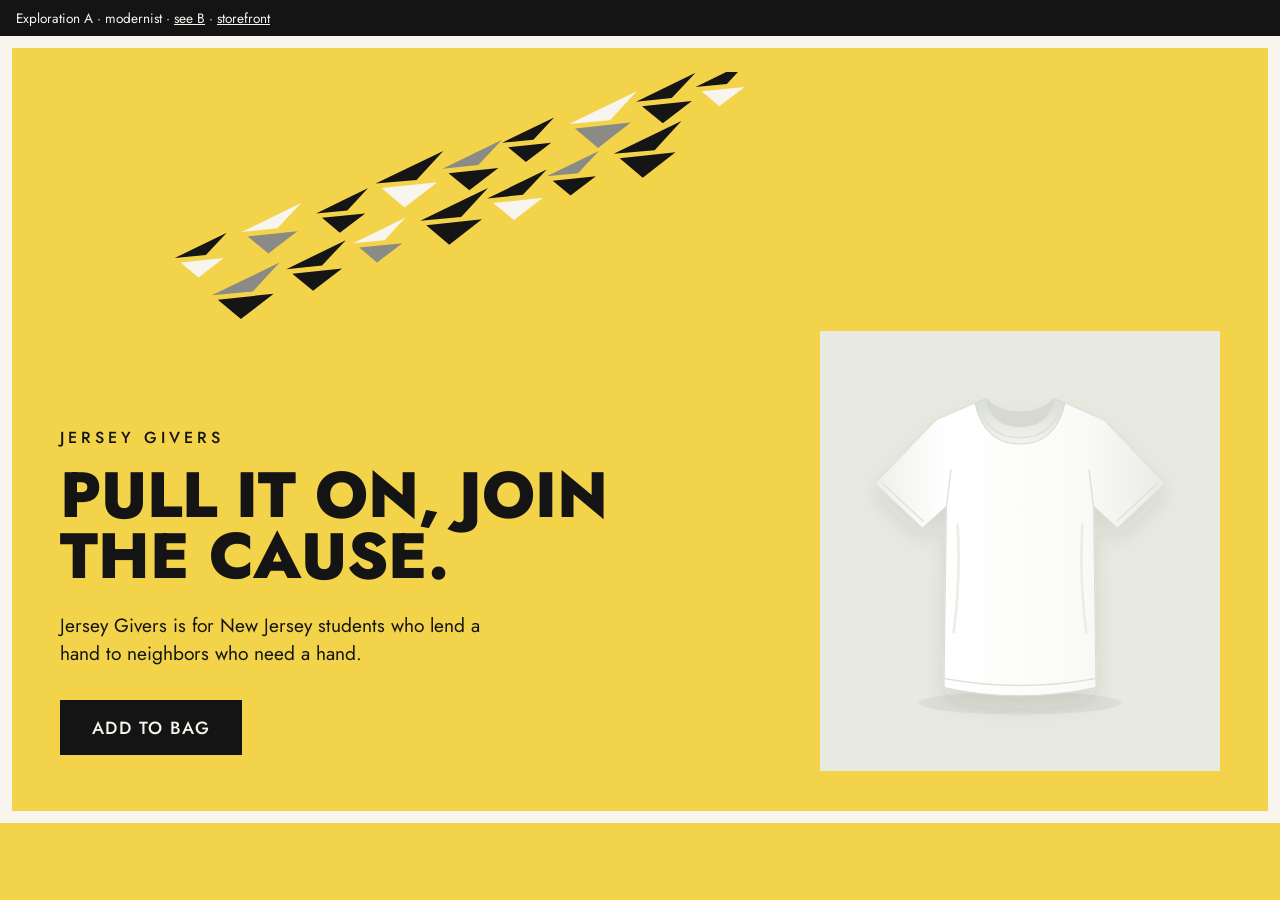
<file: public/explorations/modernist.html>
<!doctype html>
<html lang="en">
  <head>
    <meta charset="utf-8" />
    <meta name="viewport" content="width=device-width, initial-scale=1" />
    <meta
      name="description"
      content="Jersey Givers hero exploration A: a modernist direction after Edward McKnight Kauffer's 1918–19 flock poster."
    />
    <title>Jersey Givers — hero exploration A (modernist)</title>
    <link rel="icon" href="data:," />
    <link rel="preconnect" href="https://fonts.googleapis.com" />
    <link rel="preconnect" href="https://fonts.gstatic.com" crossorigin />
    <link
      rel="stylesheet"
      href="https://fonts.googleapis.com/css2?family=Jost:wght@400;500;800&display=swap"
    />
    <link rel="stylesheet" href="modernist.css" />
  </head>
  <body class="mod">
    <nav class="mod-note" aria-label="Exploration pages">
      Exploration A · modernist · <a href="postmodernist.html">see B</a> ·
      <a href="../index.html">storefront</a>
    </nav>
    <main class="mod-hero" aria-labelledby="mod-title">
      <div class="mod-flock">
        <svg
          xmlns="http://www.w3.org/2000/svg"
          viewBox="0 0 860 340"
          aria-hidden="true"
          focusable="false"
        >
          <path d="M60 250 l70 -34 l-28 30Z" fill="#151515" />
          <path d="M68 256 l58 -6 l-34 26Z" fill="#f7f5ee" />
          <path d="M150 215 l80 -39 l-32 34Z" fill="#f7f5ee" />
          <path d="M158 221 l67 -7 l-39 30Z" fill="#8a8a86" />
          <path d="M110 300 l91 -44 l-36 39Z" fill="#8a8a86" />
          <path d="M118 306 l75 -8 l-44 34Z" fill="#151515" />
          <path d="M250 190 l70 -34 l-28 30Z" fill="#151515" />
          <path d="M258 196 l58 -6 l-34 26Z" fill="#151515" />
          <path d="M210 265 l80 -39 l-32 34Z" fill="#151515" />
          <path d="M218 271 l67 -7 l-39 30Z" fill="#151515" />
          <path d="M330 150 l91 -44 l-36 39Z" fill="#151515" />
          <path d="M338 156 l75 -8 l-44 34Z" fill="#f7f5ee" />
          <path d="M300 230 l70 -34 l-28 30Z" fill="#f7f5ee" />
          <path d="M308 236 l58 -6 l-34 26Z" fill="#8a8a86" />
          <path d="M420 130 l80 -39 l-32 34Z" fill="#8a8a86" />
          <path d="M428 136 l67 -7 l-39 30Z" fill="#151515" />
          <path d="M390 200 l91 -44 l-36 39Z" fill="#151515" />
          <path d="M398 206 l75 -8 l-44 34Z" fill="#151515" />
          <path d="M500 95 l70 -34 l-28 30Z" fill="#151515" />
          <path d="M508 101 l58 -6 l-34 26Z" fill="#151515" />
          <path d="M480 170 l80 -39 l-32 34Z" fill="#151515" />
          <path d="M488 176 l67 -7 l-39 30Z" fill="#f7f5ee" />
          <path d="M590 70 l91 -44 l-36 39Z" fill="#f7f5ee" />
          <path d="M598 76 l75 -8 l-44 34Z" fill="#8a8a86" />
          <path d="M560 140 l70 -34 l-28 30Z" fill="#8a8a86" />
          <path d="M568 146 l58 -6 l-34 26Z" fill="#151515" />
          <path d="M680 40 l80 -39 l-32 34Z" fill="#151515" />
          <path d="M688 46 l67 -7 l-39 30Z" fill="#151515" />
          <path d="M650 110 l91 -44 l-36 39Z" fill="#151515" />
          <path d="M658 116 l75 -8 l-44 34Z" fill="#151515" />
          <path d="M760 20 l70 -34 l-28 30Z" fill="#151515" />
          <path d="M768 26 l58 -6 l-34 26Z" fill="#f7f5ee" />
        </svg>
      </div>
      <div class="mod-shirt">
        <img
          src="../assets/white-shirt.svg"
          alt="Plain white short-sleeved T-shirt"
          width="800"
          height="880"
        />
      </div>
      <div class="mod-copy">
        <p class="mod-name">Jersey Givers</p>
        <h1 id="mod-title">Pull it on, join the cause.</h1>
        <p class="mod-support">
          Jersey Givers is for New Jersey students who lend a hand to neighbors
          who need a hand.
        </p>
        <a class="mod-action" href="../index.html#product-form">Add to bag</a>
      </div>
    </main>
  </body>
</html>
</file>
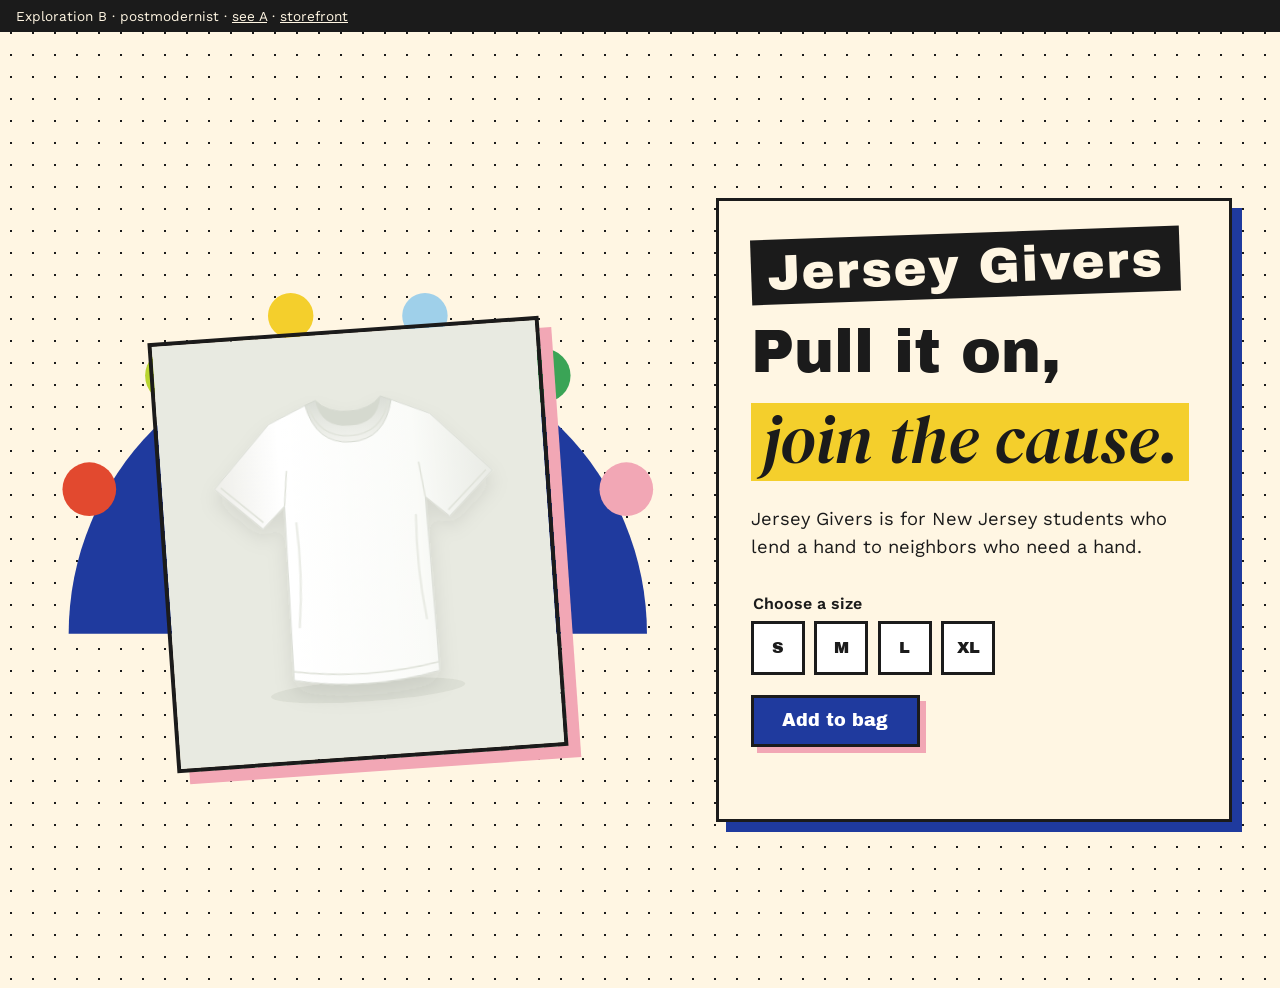
<file: public/explorations/postmodernist.html>
<!doctype html>
<html lang="en">
  <head>
    <meta charset="utf-8" />
    <meta name="viewport" content="width=device-width, initial-scale=1" />
    <meta
      name="description"
      content="Jersey Givers hero exploration B: a postmodernist direction after Martine Bedin's 1981 Super lamp for Memphis."
    />
    <title>Jersey Givers — hero exploration B (postmodernist)</title>
    <link rel="icon" href="data:," />
    <link rel="preconnect" href="https://fonts.googleapis.com" />
    <link rel="preconnect" href="https://fonts.gstatic.com" crossorigin />
    <link
      rel="stylesheet"
      href="https://fonts.googleapis.com/css2?family=Archivo+Black&family=DM+Serif+Display:ital@1&family=Work+Sans:wght@400;600&display=swap"
    />
    <link rel="stylesheet" href="postmodernist.css" />
    <script src="postmodernist.js"></script>
  </head>
  <body class="pomo">
    <nav class="pomo-note" aria-label="Exploration pages">
      Exploration B · postmodernist · <a href="modernist.html">see A</a> ·
      <a href="../index.html">storefront</a>
    </nav>
    <main class="pomo-hero" aria-labelledby="pomo-title">
      <div class="pomo-stage">
        <svg
          class="pomo-base"
          viewBox="0 0 600 340"
          aria-hidden="true"
          focusable="false"
        >
          <path d="M20 330a280 280 0 0 1 560 0Z" fill="#1f3a9e" />
          <circle cx="40" cy="190" r="26" fill="#e2492f" />
          <circle cx="120" cy="80" r="26" fill="#b9d531" />
          <circle cx="235" cy="22" r="22" fill="#f4cf2c" />
          <circle cx="365" cy="22" r="22" fill="#9fd0ea" />
          <circle cx="480" cy="80" r="26" fill="#3aa456" />
          <circle cx="560" cy="190" r="26" fill="#f2a7b5" />
        </svg>
        <img
          class="pomo-shirt"
          src="../assets/white-shirt.svg"
          alt="Plain white short-sleeved T-shirt"
          width="800"
          height="880"
        />
      </div>
      <div class="pomo-copy">
        <p class="pomo-name">Jersey Givers</p>
        <h1 id="pomo-title">
          <span class="pomo-h-a">Pull it on,</span>
          <span class="pomo-h-b">join the cause.</span>
        </h1>
        <p class="pomo-support">
          Jersey Givers is for New Jersey students who lend a hand to neighbors
          who need a hand.
        </p>
        <form class="pomo-form" id="pomo-form" novalidate>
          <fieldset aria-describedby="pomo-error">
            <legend>Choose a size</legend>
            <div class="pomo-sizes">
              <label
                ><input type="radio" name="size" value="S" /><span
                  >S</span
                ></label
              >
              <label
                ><input type="radio" name="size" value="M" /><span
                  >M</span
                ></label
              >
              <label
                ><input type="radio" name="size" value="L" /><span
                  >L</span
                ></label
              >
              <label
                ><input type="radio" name="size" value="XL" /><span
                  >XL</span
                ></label
              >
            </div>
          </fieldset>
          <button class="pomo-action" type="submit">Add to bag</button>
          <p
            class="pomo-status"
            id="pomo-error"
            role="status"
            aria-live="polite"
          ></p>
        </form>
      </div>
    </main>
  </body>
</html>
</file>
<file: public/styles.css>
/* Jersey Givers brand tokens (BRAND-001, postmodern direction B).
   Both the storefront and the live style guide use this file. */
:root {
  --color-paper: #fff6e3;
  --color-ink: #1b1b1b;
  --color-muted: #4f4a42;
  --color-line: #d9cdb4;
  --color-accent: #f4cf2c;
  --color-soft: #f6e9cc;
  --color-blue: #1f3a9e;
  --color-pink: #f2a7b5;
  --color-white: #fff;
  --color-danger: #a3261b;
  --dot-red: #e2492f;
  --dot-lime: #b9d531;
  --dot-sky: #9fd0ea;
  --dot-green: #3aa456;
  --font-body: "Work Sans", system-ui, sans-serif;
  --font-display: "Archivo Black", "Arial Black", sans-serif;
  --font-accent: "DM Serif Display", georgia, serif;
  --font-mono: ui-monospace, sfmono-regular, consolas, monospace;
  --border: 3px solid var(--color-ink);
  --shadow-blue: 10px 10px 0 var(--color-blue);
  --shadow-pink: 6px 6px 0 var(--color-pink);
  --space-1: 0.5rem;
  --space-2: 1rem;
  --space-3: 1.5rem;
  --space-4: 2rem;
  --space-5: 3rem;
  --space-6: 4rem;
  --page-width: 1440px;
}

* {
  box-sizing: border-box;
}

html {
  scroll-behavior: smooth;
  scroll-padding-top: 1.5rem;
}

body {
  margin: 0;
  background-color: var(--color-paper);
  background-image: radial-gradient(var(--color-line) 1.3px, transparent 1.4px);
  background-size: 22px 22px;
  color: var(--color-ink);
  font-family: var(--font-body);
  line-height: 1.6;
  -webkit-font-smoothing: antialiased;
}

img,
svg {
  display: block;
  max-width: 100%;
}

button,
a,
input {
  -webkit-tap-highlight-color: transparent;
}

a {
  color: inherit;
  text-underline-offset: 0.2em;
  text-decoration-thickness: 1px;
}

a:hover {
  text-decoration-thickness: 2px;
}

button,
input {
  font: inherit;
}

button {
  cursor: pointer;
}

button:disabled {
  cursor: default;
}

:focus-visible {
  outline: 3px solid var(--color-ink);
  outline-offset: 5px;
}

[hidden] {
  display: none !important;
}

::selection {
  background: var(--color-accent);
  color: var(--color-ink);
}

h1,
h2,
h3,
p {
  margin: 0;
}

h1,
h2,
h3 {
  font-family: var(--font-display);
  font-weight: 400;
  letter-spacing: 0;
}

h1 {
  font-size: clamp(3.4rem, 6.25vw, 6.6rem);
  line-height: 0.99;
  letter-spacing: -0.01em;
}

h2 {
  font-size: clamp(2rem, 3.6vw, 3.75rem);
  line-height: 1.08;
  letter-spacing: -0.01em;
}

h3 {
  font-size: 1.3rem;
  line-height: 1.3;
  letter-spacing: 0;
}

p + p {
  margin-top: var(--space-2);
}

.wrap {
  width: min(calc(100% - 6rem), var(--page-width));
  margin-inline: auto;
}

.muted {
  color: var(--color-muted);
}

.eyebrow,
.micro-label,
.visual-label,
.image-caption,
.section-number,
.type-label,
.token-name {
  font-family: var(--font-mono);
  font-size: 0.68rem;
  font-weight: 500;
  line-height: 1.5;
  letter-spacing: 0.06em;
  text-transform: uppercase;
}

.eyebrow {
  display: flex;
  align-items: center;
  gap: 0.55rem;
}

.status-dot {
  width: 7px;
  height: 7px;
  display: inline-block;
  background: var(--color-ink);
  border-radius: 50%;
}

.skip-link {
  position: fixed;
  top: 8px;
  left: 8px;
  z-index: 10;
  transform: translateY(-180%);
  padding: 0.75rem 1rem;
  background: var(--color-ink);
  color: var(--color-white);
}

.skip-link:focus {
  transform: translateY(0);
}

.starter-notice {
  display: flex;
  justify-content: space-between;
  align-items: center;
  gap: 1.5rem;
  padding: 0.8rem 3rem;
  background: var(--color-ink);
  font-size: 0.73rem;
  line-height: 1.5;
  color: var(--color-paper);
}

.starter-notice a {
  flex-shrink: 0;
  font-weight: 650;
}

.site-header {
  min-height: 106px;
  display: flex;
  align-items: center;
  gap: 3rem;
  border-bottom: var(--border);
  background: var(--color-paper);
}

.brand-link {
  display: inline-block;
  flex-shrink: 0;
}

.wordmark {
  width: clamp(170px, 17vw, 230px);
  height: auto;
}

.main-nav {
  display: flex;
  justify-content: center;
  align-items: center;
  gap: 2rem;
  margin-inline: auto;
}

.nav-link,
.bag-link {
  text-decoration: none;
  font-size: 0.8rem;
  font-weight: 600;
}

.nav-link {
  padding-block: 0.5rem;
  border-bottom: 1px solid transparent;
  border-bottom-width: 3px;
}

.nav-link:hover,
.nav-link[aria-current="page"] {
  border-color: currentcolor;
}

.bag-link {
  display: flex;
  align-items: center;
  gap: 0.65rem;
  white-space: nowrap;
}

.bag-count {
  display: grid;
  place-items: center;
  min-width: 1.7rem;
  height: 1.7rem;
  border: 2px solid var(--color-ink);
  border-radius: 50%;
  font-size: 0.7rem;
  background: var(--color-accent);
  font-weight: 700;
}

.product-section {
  display: grid;
  grid-template-columns: 1.13fr 1fr;
  gap: clamp(3rem, 7vw, 8rem);
  padding-block: var(--space-5) 5rem;
  align-items: center;
}

.product-visual {
  position: relative;
  background: var(--color-soft);
}

.visual-label {
  position: absolute;
  z-index: 1;
  inset: 1.3rem 1.4rem auto;
  display: flex;
  justify-content: space-between;
  gap: 1rem;
  font-size: 0.6rem;
}

.shirt-image {
  width: 100%;
  height: auto;
  aspect-ratio: 800 / 880;
  object-fit: contain;
}

.image-caption {
  display: flex;
  align-items: center;
  justify-content: space-between;
  gap: 1rem;
  padding: 1.2rem 1.4rem;
  border-top: 1px solid var(--color-line);
  font-size: 0.59rem;
}

.image-caption > :last-child {
  font-family: var(--font-body);
  font-size: 1.5rem;
  line-height: 1;
}

.product-information {
  max-width: 530px;
  padding-block: 1rem;
}

.product-information h1 {
  margin-top: 1.6rem;
}

.product-intro {
  font-size: 1.2rem;
  line-height: 1.5;
  margin-top: 1.8rem;
  letter-spacing: -0.025em;
}

.product-description {
  margin-top: 0.6rem;
  font-size: 0.88rem;
  max-width: 430px;
}

.price-row {
  display: flex;
  align-items: center;
  justify-content: space-between;
  gap: 1rem;
  margin-block: 2rem 1.5rem;
  padding-bottom: 1.2rem;
  border-bottom: 1px solid var(--color-line);
}

.price {
  font-size: 1.65rem;
  letter-spacing: -0.04em;
  font-weight: 600;
}

.price span {
  font-family: var(--font-mono);
  font-size: 0.65rem;
  font-weight: 400;
  letter-spacing: 0;
  margin-left: 0.25rem;
}

.price-row .micro-label {
  color: var(--color-muted);
  font-size: 0.6rem;
}

fieldset {
  padding: 0;
  margin: 0;
  border: 0;
  min-width: 0;
}

legend {
  padding: 0;
  font-size: 0.84rem;
  font-weight: 650;
}

.field-help {
  margin-top: 0.3rem;
  color: var(--color-muted);
  font-size: 0.74rem;
}

.size-options {
  display: grid;
  grid-template-columns: repeat(4, 1fr);
  gap: 0.6rem;
  margin-top: 1rem;
}

.size-option {
  position: relative;
  cursor: pointer;
}

.size-option input {
  position: absolute;
  opacity: 0;
  width: 100%;
  height: 100%;
  margin: 0;
  cursor: pointer;
}

.size-option span {
  display: grid;
  place-items: center;
  min-height: 3.2rem;
  border: var(--border);
  background: var(--color-white);
  font-size: 0.95rem;
  transition:
    background 150ms ease,
    border-color 150ms ease;
  font-family: var(--font-display);
}

.size-option input:checked + span {
  background: var(--color-accent);
  border-color: var(--color-ink);
  color: var(--color-ink);
  box-shadow: 4px 4px 0 var(--color-ink);
}

.size-option input:hover + span {
  border-color: var(--color-ink);
}

.size-option input:focus-visible + span {
  outline: 3px solid var(--color-ink);
  outline-offset: 4px;
  outline-color: var(--color-blue);
}

.size-option input:focus-visible {
  outline: none;
}

.field-error {
  color: var(--color-danger);
  font-size: 0.8rem;
  margin-top: 0.9rem;
  font-weight: 550;
}

.button {
  display: inline-flex;
  align-items: center;
  justify-content: space-between;
  gap: 2rem;
  min-height: 3.4rem;
  border: var(--border);
  padding: 0.9rem 1.25rem;
  font-size: 1rem;
  font-weight: 400;
  line-height: 1.4;
  text-decoration: none;
  transition:
    background 150ms ease,
    color 150ms ease;
  font-family: var(--font-display);
}

.button > span[aria-hidden] {
  font-size: 1.25rem;
  line-height: 1;
}

.button-primary {
  background: var(--color-blue);
  color: var(--color-white);
  box-shadow: var(--shadow-pink);
}

.button-primary:hover {
  background: var(--color-blue);
  color: var(--color-white);
  box-shadow: 3px 3px 0 var(--color-pink);
  translate: 3px 3px;
}

.button-secondary {
  background: var(--color-white);
  color: var(--color-ink);
}

.button-secondary:hover {
  background: var(--color-accent);
}

.add-button {
  width: 100%;
  margin-top: 1.4rem;
}

.demo-disclaimer {
  font-size: 0.68rem;
  line-height: 1.65;
  color: var(--color-muted);
  margin-top: 0.9rem;
  max-width: 420px;
}

.product-facts {
  margin-bottom: 0;
  margin-top: 1.8rem;
}

.product-facts div {
  display: flex;
  justify-content: space-between;
  gap: 1rem;
  padding-block: 0.62rem;
  border-top: 1px solid var(--color-line);
  font-size: 0.71rem;
}

.product-facts dt {
  color: var(--color-muted);
}

.product-facts dd {
  margin: 0;
  font-weight: 500;
  text-align: right;
}

.bag-section {
  display: grid;
  grid-template-columns: 1fr 1fr;
  gap: 3rem;
  border-top: var(--border);
  padding-block: 3rem;
}

.bag-section h2 {
  margin-top: 0.6rem;
  font-size: clamp(2rem, 3vw, 3rem);
}

.bag-title {
  display: flex;
  align-items: center;
  gap: 0.6rem;
}

.cart-icon {
  flex-shrink: 0;
  width: 1em;
  height: 1em;
  fill: none;
  stroke: var(--color-blue);
  stroke-width: 2.4;
  stroke-linecap: round;
  stroke-linejoin: round;
}

.cart-icon circle {
  fill: var(--color-blue);
  stroke: none;
}

.bag-details {
  padding: 1.25rem 1.5rem;
  border: var(--border);
  background: var(--color-accent);
  box-shadow: 8px 8px 0 var(--color-blue);
  font-size: 0.85rem;
}

.bag-message {
  max-width: 500px;
}

.bag-items {
  list-style: none;
  margin: 1rem 0;
  padding: 0;
}

.bag-items:empty {
  margin: 0;
}

.bag-items li {
  padding-block: 0.55rem;
  border-bottom: 2px solid var(--color-ink);
  font-size: 0.85rem;
  font-weight: 600;
}

.text-button {
  padding: 0.5rem 0;
  border: 0;
  background: transparent;
  color: var(--color-ink);
  font-size: 0.8rem;
  text-decoration: underline;
  text-underline-offset: 0.25rem;
}

.text-button:disabled {
  opacity: 0.5;
}

.bag-details .field-help {
  margin-top: 0.4rem;
  color: var(--color-ink);
  font-size: 0.72rem;
}

.starter-next {
  display: grid;
  grid-template-columns: 1fr 1fr;
  gap: 1.5rem 3rem;
  background: var(--color-accent);
  padding: 2.7rem 3rem 3rem;
  margin-block: 1rem 4rem;
}

.starter-next > .eyebrow {
  grid-column: 1 / -1;
}

.starter-next > div {
  max-width: 470px;
  font-size: 0.86rem;
}

.starter-next .button {
  margin-top: 1.6rem;
}

.site-footer {
  display: flex;
  align-items: center;
  justify-content: space-between;
  gap: 2rem;
  border-top: var(--border);
  padding-block: 1.6rem;
  font-size: 0.67rem;
  color: var(--color-ink);
}

.footer-tagline {
  margin: 0;
}

.footer-separator {
  margin-inline: 0.6rem;
  color: var(--color-ink);
}

.site-footer a {
  color: var(--color-ink);
}

/* Shared editorial pages */
.page-hero {
  padding-block: 4.5rem 3.8rem;
  display: grid;
  grid-template-columns: 1.25fr 0.75fr;
  align-items: end;
  gap: 1.3rem 4rem;
}

.page-hero > .eyebrow {
  grid-column: 1 / -1;
}

.page-hero h1 {
  font-size: clamp(3.5rem, 6.8vw, 7.3rem);
}

.page-hero .hero-summary {
  max-width: 400px;
  font-size: 0.95rem;
  color: var(--color-muted);
  padding-bottom: 0.25rem;
}

.hero-summary strong {
  font-weight: 550;
  color: var(--color-ink);
}

.page-subnav {
  display: flex;
  flex-wrap: wrap;
  gap: 0.6rem 1.8rem;
  padding-block: 1rem;
  border-top: 1px solid var(--color-line);
  border-bottom: 1px solid var(--color-line);
  font-size: 0.76rem;
}

.section-link {
  text-decoration: none;
}

.section-link:hover {
  text-decoration: underline;
}

.guide-section {
  padding-block: 3rem;
  border-bottom: 1px solid var(--color-line);
  display: grid;
  grid-template-columns: 0.32fr 1fr;
  column-gap: 3rem;
}

.section-heading .section-number {
  color: var(--color-muted);
  display: block;
  margin-bottom: 0.8rem;
}

.section-heading h2 {
  font-size: clamp(1.7rem, 2.5vw, 2.65rem);
}

.section-heading p {
  font-size: 0.78rem;
  color: var(--color-muted);
  margin-top: 1rem;
  max-width: 210px;
}

.guide-content {
  min-width: 0;
}

.draft-label {
  display: inline-block;
  padding: 0.3rem 0.55rem;
  background: var(--color-accent);
  color: var(--color-ink);
  font-family: var(--font-mono);
  font-size: 0.6rem;
  line-height: 1.4;
  letter-spacing: 0.03em;
  text-transform: uppercase;
}

.decision-grid {
  display: grid;
  grid-template-columns: repeat(3, 1fr);
  gap: 1.5rem;
  margin-top: 1.6rem;
}

.decision-grid > div {
  border-top: 1px solid var(--color-line);
  padding-top: 0.8rem;
}

.decision-grid h3 {
  font-size: 0.85rem;
  font-weight: 650;
  letter-spacing: 0;
}

.decision-grid p {
  font-size: 0.8rem;
  color: var(--color-muted);
  margin-top: 0.5rem;
}

.decision-grid .undecided {
  font-size: 1.5rem;
  font-weight: 450;
  color: var(--color-ink);
  letter-spacing: -0.04em;
}

.logo-board {
  min-height: 230px;
  display: grid;
  place-items: center;
  padding: 3rem;
  background: var(--color-white);
  border: var(--border);
  box-shadow: var(--shadow-blue);
}

.logo-board img {
  width: min(100%, 460px);
}

.logo-variants {
  display: grid;
  grid-template-columns: 1fr 1fr;
  border: var(--border);
  border-top: 0;
  background: var(--color-white);
}

.logo-variant {
  min-height: 140px;
  padding: 1.5rem;
  display: flex;
  flex-direction: column;
  justify-content: space-between;
  gap: 1.5rem;
}

.logo-variant + .logo-variant {
  border-left: 1px solid var(--color-line);
}

.logo-small {
  width: 170px;
  height: auto;
}

.logo-mono {
  width: 210px;
  height: auto;
}

.logo-variant p,
.guide-note {
  font-size: 0.73rem;
  color: var(--color-muted);
}

.guide-note {
  margin-top: 1rem;
  max-width: 680px;
}

.palette-grid {
  display: grid;
  grid-template-columns: repeat(auto-fill, minmax(110px, 1fr));
  gap: 0.65rem;
}

.color-swatch {
  height: 120px;
  border: var(--border);
  background: var(--swatch-color);
}

.palette-card h3 {
  font-size: 0.76rem;
  letter-spacing: 0;
  font-weight: 650;
  margin-top: 0.65rem;
}

.palette-card code {
  font-family: var(--font-mono);
  font-size: 0.65rem;
  color: var(--color-muted);
  display: block;
  margin-top: 0.15rem;
}

.palette-card p {
  font-size: 0.66rem;
  color: var(--color-muted);
  margin-top: 0.4rem;
  line-height: 1.5;
}

.type-specimen {
  border-top: 1px solid var(--color-line);
  padding-block: 1.3rem;
}

.type-specimen:first-child {
  border-top: 0;
  padding-top: 0;
}

.type-label {
  display: block;
  margin-bottom: 1rem;
  color: var(--color-muted);
  font-size: 0.6rem;
}

.type-display {
  font-family: var(--font-display);
  font-size: clamp(2.5rem, 4.5vw, 5rem);
  font-weight: 400;
  letter-spacing: 0;
  line-height: 1;
  max-width: 700px;
}

.type-body {
  font-family: var(--font-body);
  font-size: 1rem;
  max-width: 570px;
}

.type-mono {
  font-family: var(--font-mono);
  text-transform: uppercase;
  font-size: 0.7rem;
  letter-spacing: 0.06em;
}

.spacing-grid {
  display: flex;
  flex-wrap: wrap;
  align-items: start;
  gap: 2rem;
}

.spacing-token {
  min-width: 52px;
}

.spacing-bar {
  width: var(--token-size);
  height: 40px;
  background: var(--color-ink);
  margin-bottom: 0.9rem;
}

.token-name {
  display: block;
  font-size: 0.6rem;
}

.spacing-token code {
  font-family: var(--font-mono);
  color: var(--color-muted);
  font-size: 0.65rem;
}

.button-samples {
  display: flex;
  flex-wrap: wrap;
  gap: 1rem;
}

.button-samples .button {
  min-width: 185px;
}

.voice-grid {
  display: grid;
  grid-template-columns: 1fr 1fr;
  gap: 2rem;
}

.voice-grid h3 {
  font-size: 0.95rem;
  font-weight: 600;
  margin-bottom: 0.65rem;
}

.voice-grid p {
  font-size: 0.84rem;
  color: var(--color-muted);
}

.voice-example {
  font-size: 1.7rem !important;
  color: var(--color-ink) !important;
  letter-spacing: -0.035em;
  line-height: 1.3;
}

.guide-footer-note {
  display: flex;
  gap: 2rem;
  align-items: center;
  justify-content: space-between;
  background: var(--color-accent);
  padding: 1.5rem 2rem;
  margin-block: 2rem 4rem;
  border: var(--border);
}

.guide-footer-note p {
  font-size: 0.83rem;
  max-width: 680px;
}

.guide-footer-note a {
  font-size: 0.8rem;
  white-space: nowrap;
}

@media (width >= 1600px) {
  .product-section {
    gap: 8rem;
  }
}

@media (width <= 1100px) {
  .wrap {
    width: calc(100% - 4rem);
  }

  .starter-notice {
    padding-inline: 2rem;
  }

  .site-header {
    gap: 1.7rem;
  }

  .main-nav {
    gap: 1.25rem;
  }

  .product-section {
    gap: 3rem;
    align-items: start;
  }

  .product-information h1 {
    font-size: clamp(3.4rem, 7vw, 5rem);
  }

  .product-information {
    padding-top: 0.5rem;
  }

  .product-intro {
    margin-top: 1.4rem;
  }

  .price-row {
    margin-top: 1.5rem;
  }

  .page-hero {
    column-gap: 2rem;
  }

  .guide-section {
    grid-template-columns: 0.35fr 1fr;
    gap: 2rem;
  }

  .palette-grid {
    grid-template-columns: repeat(3, 1fr);
    row-gap: 1.6rem;
  }
}

@media (width <= 760px) {
  .wrap {
    width: calc(100% - 2.5rem);
  }

  .starter-notice {
    padding: 0.75rem 1.25rem;
    font-size: 0.67rem;
    gap: 1rem;
  }

  .starter-notice > span {
    max-width: 480px;
  }

  .starter-notice a {
    font-size: 0.65rem;
  }

  .site-header {
    min-height: 108px;
    display: grid;
    grid-template-columns: 1fr auto;
    gap: 0.5rem 1rem;
    padding-block: 1.2rem 1rem;
  }

  .wordmark {
    width: 170px;
  }

  .main-nav {
    grid-row: 2;
    grid-column: 1 / -1;
    margin: 0;
    justify-content: flex-start;
    gap: 1.5rem;
  }

  .nav-link,
  .bag-link {
    font-size: 0.73rem;
  }

  .bag-link {
    grid-column: 2;
    grid-row: 1;
  }

  .bag-count {
    min-width: 1.5rem;
    height: 1.5rem;
  }

  .product-section {
    grid-template-columns: 1fr;
    gap: 2rem;
    padding-block: 1.5rem 3rem;
  }

  .product-visual {
    max-width: 600px;
    width: 100%;
    margin-inline: auto;
  }

  .shirt-image {
    max-height: 530px;
  }

  .product-information {
    max-width: none;
    padding: 0;
  }

  .product-information h1 {
    font-size: clamp(4.2rem, 13vw, 7rem);
    margin-top: 1rem;
  }

  .product-intro {
    font-size: 1.1rem;
    margin-top: 1.4rem;
  }

  .product-description {
    max-width: 580px;
  }

  .product-facts {
    margin-top: 1.5rem;
  }

  .bag-section {
    grid-template-columns: 1fr;
    gap: 1.3rem;
    padding-block: 2rem;
  }

  .bag-section h2 {
    margin-top: 0.6rem;
  }

  .starter-next {
    grid-template-columns: 1fr;
    padding: 1.8rem;
    gap: 1.3rem;
    margin-block: 1rem 3rem;
  }

  .starter-next > div {
    max-width: none;
  }

  .site-footer {
    flex-wrap: wrap;
    gap: 0.7rem 2rem;
    padding-block: 1.5rem;
  }

  .footer-tagline {
    display: none;
  }

  .page-hero {
    padding-block: 2.5rem;
    grid-template-columns: 1fr;
    row-gap: 1.4rem;
  }

  .page-hero h1 {
    font-size: clamp(3.7rem, 11vw, 6rem);
  }

  .page-hero .hero-summary {
    max-width: 570px;
    font-size: 0.9rem;
  }

  .page-subnav {
    gap: 0.6rem 1.2rem;
    font-size: 0.72rem;
  }

  .guide-section {
    grid-template-columns: 1fr;
    gap: 1.8rem;
    padding-block: 2.3rem;
  }

  .section-heading {
    display: grid;
    grid-template-columns: 1fr 1fr;
    column-gap: 2rem;
  }

  .section-heading .section-number {
    grid-column: 1 / -1;
    margin-bottom: 0.5rem;
  }

  .section-heading p {
    max-width: none;
    margin: 0;
    font-size: 0.73rem;
  }

  .decision-grid {
    gap: 1rem;
  }

  .decision-grid .undecided {
    font-size: 1.3rem;
  }

  .decision-grid p {
    font-size: 0.73rem;
  }

  .palette-grid {
    grid-template-columns: repeat(5, 1fr);
  }

  .color-swatch {
    height: 85px;
  }

  .palette-card p {
    font-size: 0.62rem;
  }

  .palette-card code {
    font-size: 0.57rem;
  }

  .guide-footer-note {
    flex-direction: column;
    align-items: start;
    gap: 1rem;
    margin-block: 1.5rem 3rem;
    padding: 1.5rem;
  }
}

@media (width <= 420px) {
  .starter-notice {
    align-items: start;
    flex-direction: column;
    gap: 0.35rem;
  }

  .visual-label {
    inset: 1rem 1rem auto;
    font-size: 0.53rem;
  }

  .image-caption {
    font-size: 0.53rem;
    padding: 1rem;
  }

  .price-row .micro-label {
    font-size: 0.54rem;
  }

  .section-heading {
    grid-template-columns: 1fr;
    gap: 0.6rem;
  }

  .section-heading .section-number {
    margin: 0;
  }

  .decision-grid {
    grid-template-columns: 1fr;
    gap: 1.2rem;
  }

  .decision-grid > div {
    display: grid;
    grid-template-columns: 0.5fr 1fr;
    gap: 0.4rem 1rem;
  }

  .decision-grid p {
    margin-top: 0;
  }

  .decision-grid p:last-child {
    grid-column: 2;
  }

  .palette-grid {
    grid-template-columns: repeat(3, 1fr);
  }

  .color-swatch {
    height: 90px;
  }

  .logo-board {
    min-height: 190px;
    padding: 2rem;
  }

  .logo-variants {
    grid-template-columns: 1fr;
  }

  .logo-variant {
    min-height: 125px;
  }

  .logo-variant + .logo-variant {
    border-left: 0;
    border-top: 1px solid var(--color-line);
  }

  .voice-grid {
    grid-template-columns: 1fr;
    gap: 1.5rem;
  }
}

@media (prefers-reduced-motion: reduce) {
  html {
    scroll-behavior: auto;
  }

  *,
  *::before,
  *::after {
    transition: none !important;
    animation: none !important;
  }
}

/* Jersey Givers brand layer: tilted cards, hard shadows, mixed type. */

.accent-type {
  display: inline-block;
  margin-top: 0.25em;
  padding: 0.05em 0.18em 0.1em;
  background: var(--color-accent);
  font-family: var(--font-accent);
  font-style: italic;
  font-weight: 400;
}

.shirt-stage {
  position: relative;
  padding: 1rem 0 40%;
}

.shirt-stage-base {
  width: 100%;
  height: auto;
}

.shirt-card {
  position: absolute;
  bottom: 0;
  left: 19%;
  width: 62%;
  height: auto;
  aspect-ratio: 800 / 880;
  border: var(--border);
  background: var(--color-soft);
  box-shadow: 12px 12px 0 var(--color-pink);
  rotate: -4deg;
  animation: shirt-arrive 0.9s ease-out 0.3s both;
}

.product-card {
  max-width: 560px;
  padding: clamp(1.25rem, 3vw, 2.25rem);
  border: var(--border);
  background: var(--color-paper);
  box-shadow: var(--shadow-blue);
}

.product-card h1 {
  margin-top: 0;
  font-size: clamp(2.4rem, 4.6vw, 3.9rem);
  line-height: 1.02;
}

.product-card .accent-type {
  font-size: 1.12em;
}

.product-card .product-intro {
  margin-top: 1.25rem;
  font-size: 1.1rem;
  letter-spacing: 0;
}

.product-card .price-row {
  border-bottom: 2px dashed var(--color-ink);
}

.add-feedback {
  min-height: 1.6em;
  margin-top: 0.9rem;
  font-weight: 600;
}

.add-feedback a {
  margin-left: 0.4rem;
}

.unity-band {
  display: grid;
  grid-template-columns: 1.3fr 1fr;
  gap: 2rem 3rem;
  align-items: center;
  margin-block: 1rem 3rem;
  padding: clamp(1.5rem, 4vw, 3rem);
  border: var(--border);
  background: var(--color-blue);
  color: var(--color-white);
  box-shadow: 12px 12px 0 var(--color-accent);
}

.unity-band h2 {
  font-size: clamp(2rem, 4.2vw, 3.6rem);
  line-height: 1.05;
}

.unity-band .accent-type {
  color: var(--color-ink);
}

.unity-lead {
  margin-top: 1rem;
  font-size: 1.1rem;
}

.tip-card {
  padding: 1.5rem;
  border: var(--border);
  background: var(--color-paper);
  color: var(--color-ink);
  rotate: 1.5deg;
}

.tip-card h3 {
  font-family: var(--font-display);
  font-size: 1.05rem;
}

.tip-card ul {
  margin: 0.75rem 0 0;
  padding-left: 1.2rem;
}

.tip-card p {
  margin-top: 0.75rem;
  color: var(--color-muted);
  font-size: 0.8rem;
}

.product-section .eyebrow,
.bag-section .eyebrow {
  font-weight: 700;
}

.type-accent {
  font-family: var(--font-accent);
  font-size: clamp(2rem, 3.5vw, 3.4rem);
  font-style: italic;
  line-height: 1.1;
}

@keyframes shirt-arrive {
  from {
    opacity: 0;
    translate: 0 1.5rem;
  }

  to {
    opacity: 1;
    translate: 0 0;
  }
}

@media (width <= 760px) {
  .shirt-card {
    left: 17%;
    width: 66%;
  }

  .product-card h1 {
    font-size: clamp(2.2rem, 10vw, 3rem);
  }

  .unity-band {
    grid-template-columns: 1fr;
  }

  .tip-card {
    rotate: 0deg;
  }
}

@media (prefers-reduced-motion: reduce) {
  .button-primary:hover {
    translate: none;
  }
}
</file>
<file: public/studio.css>
/* Assignment overview: the README remains the setup authority. */
.studio-hero {
  padding-bottom: 3rem;
}

.studio-hero h1 {
  font-size: clamp(4rem, 8.4vw, 9rem);
}

.studio-hero .hero-summary {
  padding-bottom: 0.4rem;
}

.studio-hero .button {
  margin-top: 1.8rem;
}

.studio-ribbon {
  display: grid;
  grid-template-columns: 1fr auto;
  align-items: center;
  gap: 1.5rem;
  background: var(--color-accent);
  padding: 1.6rem 2rem;
}

.cycle {
  font-size: clamp(1.15rem, 2vw, 1.8rem);
  font-weight: 550;
  letter-spacing: -0.04em;
  line-height: 1.5;
}

.cycle span {
  font-weight: 350;
  margin-inline: 0.3rem;
}

.studio-ribbon .micro-label {
  max-width: 205px;
  text-align: right;
  font-size: 0.6rem;
}

.studio-intro {
  display: grid;
  grid-template-columns: 1fr 1fr;
  gap: 4rem;
  padding-block: 4rem;
  border-bottom: 1px solid var(--color-line);
}

.studio-intro h2 {
  margin-top: 0.9rem;
}

.studio-intro p {
  font-size: 0.9rem;
  color: var(--color-muted);
  max-width: 540px;
}

.studio-intro .lead {
  font-size: 1.15rem;
  color: var(--color-ink);
  line-height: 1.55;
  letter-spacing: -0.025em;
}

.path-section {
  padding-block: 4rem;
}

.path-intro {
  display: flex;
  justify-content: space-between;
  gap: 2rem;
  align-items: end;
  margin-bottom: 2rem;
}

.path-intro h2 {
  margin-top: 0.8rem;
}

.path-intro > p {
  font-size: 0.85rem;
  color: var(--color-muted);
  max-width: 340px;
}

.studio-path {
  margin: 0;
  padding: 0;
  list-style: none;
  display: grid;
  grid-template-columns: repeat(3, 1fr);
  border-top: 1px solid var(--color-line);
  border-left: 1px solid var(--color-line);
}

.studio-path > li {
  min-height: 280px;
  border-right: 1px solid var(--color-line);
  border-bottom: 1px solid var(--color-line);
  padding: 1.7rem;
  display: flex;
  flex-direction: column;
}

.stage-number {
  font-family: var(--font-mono);
  font-size: 0.7rem;
  color: var(--color-muted);
  margin-bottom: 2rem;
}

.studio-path h3 {
  font-size: 1.5rem;
  margin-bottom: 0.75rem;
}

.studio-path p {
  font-size: 0.8rem;
  color: var(--color-muted);
}

.studio-path .stage-output {
  font-size: 0.64rem;
  text-transform: uppercase;
  font-family: var(--font-mono);
  letter-spacing: 0.025em;
  margin-top: auto;
  padding-top: 1.5rem;
  color: var(--color-ink);
}

.comparison-section {
  display: grid;
  grid-template-columns: 0.6fr 1fr;
  gap: 4rem;
  padding-block: 3rem 4rem;
  border-top: 1px solid var(--color-line);
}

.comparison-section h2 {
  font-size: clamp(2rem, 3vw, 3rem);
  margin-top: 0.75rem;
}

.comparison-description {
  color: var(--color-muted);
  font-size: 0.82rem;
  margin-top: 1rem;
  max-width: 350px;
}

.comparison-grid {
  display: grid;
  grid-template-columns: 1fr 1fr;
  gap: 1rem;
}

.direction-card {
  border: 1px solid var(--color-line);
  padding: 1rem;
}

.direction-sketch {
  height: 160px;
  margin-bottom: 1.2rem;
  background: var(--color-white);
  overflow: hidden;
  position: relative;
}

.modern-sketch {
  display: grid;
  grid-template-columns: repeat(3, 1fr);
  gap: 0.5rem;
  padding: 1.2rem;
}

.modern-sketch::before {
  content: "Aa";
  font-size: 3.8rem;
  font-weight: 650;
  line-height: 1;
  letter-spacing: -0.08em;
  grid-column: 1 / -1;
}

.modern-sketch i {
  display: block;
  background: var(--color-ink);
  height: 0.4rem;
}

.postmodern-sketch::before {
  content: "Aa";
  position: absolute;
  font-family: Georgia, serif;
  font-style: italic;
  font-size: 5rem;
  transform: rotate(-14deg);
  inset: 0 0 auto 1rem;
  z-index: 1;
}

.postmodern-sketch::after {
  content: "TYPE";
  position: absolute;
  right: -3px;
  bottom: 16px;
  font-weight: 800;
  font-size: 2.5rem;
  letter-spacing: -0.075em;
  transform: rotate(9deg);
  text-decoration: underline;
  text-decoration-color: var(--color-accent);
  text-decoration-thickness: 16px;
  text-underline-offset: -8px;
}

.postmodern-sketch i {
  position: absolute;
  display: block;
  width: 100px;
  height: 100px;
  right: 15px;
  top: 10px;
  background: var(--color-accent);
  border-radius: 50%;
}

.modern-sketch i:last-child {
  background: var(--color-accent);
}

.direction-card h3 {
  font-size: 1rem;
  margin-bottom: 0.5rem;
}

.direction-card p {
  font-size: 0.75rem;
  color: var(--color-muted);
}

.comparison-caption {
  grid-column: 1 / -1;
  color: var(--color-muted);
  font-size: 0.68rem;
}

.example-section {
  padding: 2.5rem 3rem;
  background: var(--color-soft);
  display: grid;
  grid-template-columns: 0.6fr 1fr;
  gap: 3rem;
  margin-bottom: 4rem;
}

.example-section h2 {
  font-size: 2.3rem;
  margin-top: 0.8rem;
}

.example-chain {
  display: grid;
  grid-template-columns: 1fr;
  gap: 1.2rem;
}

.example-step {
  display: grid;
  grid-template-columns: 100px 1fr;
  gap: 1rem;
  padding-bottom: 1rem;
  border-bottom: 1px solid var(--color-line);
}

.example-step:last-child {
  padding-bottom: 0;
  border-bottom: 0;
}

.example-step .micro-label {
  font-size: 0.6rem;
  padding-top: 0.25rem;
}

.example-step p {
  font-size: 0.84rem;
}

.coach-section {
  display: grid;
  grid-template-columns: 1fr 1fr;
  gap: 4rem;
  border-top: 1px solid var(--color-line);
  padding-block: 3rem;
}

.coach-section h2 {
  margin-top: 0.8rem;
}

.coach-section p {
  font-size: 0.85rem;
  color: var(--color-muted);
  margin-top: 1rem;
  max-width: 470px;
}

.coach-quote {
  background: var(--color-white);
  border: 1px solid var(--color-line);
  margin: 0;
  padding: 2rem;
}

.coach-quote .micro-label {
  font-size: 0.6rem;
}

.coach-quote p {
  color: var(--color-ink);
  font-size: 1.3rem;
  line-height: 1.5;
  letter-spacing: -0.03em;
}

.coach-quote footer {
  font-family: var(--font-mono);
  font-size: 0.6rem;
  text-transform: uppercase;
  color: var(--color-muted);
  margin-top: 1.5rem;
}

.resource-section {
  border-top: 1px solid var(--color-line);
  padding-block: 3rem 4rem;
}

.resource-section h2 {
  margin-top: 0.8rem;
}

.resource-grid {
  display: grid;
  grid-template-columns: repeat(4, 1fr);
  gap: 1rem;
  margin-top: 2rem;
}

.resource-card {
  display: block;
  border: 1px solid var(--color-line);
  padding: 1.4rem;
  text-decoration: none;
}

.resource-card:hover {
  background: var(--color-soft);
}

.resource-card span {
  display: block;
  margin-bottom: 1rem;
  font-size: 0.66rem;
  font-family: var(--font-mono);
}

.resource-card h3 {
  font-size: 1rem;
}

.resource-card p {
  font-size: 0.74rem;
  color: var(--color-muted);
  margin-top: 0.6rem;
}

@media (width <= 1100px) {
  .studio-path > li {
    padding: 1.4rem;
  }

  .comparison-section {
    grid-template-columns: 0.65fr 1fr;
    gap: 2rem;
  }

  .example-section {
    gap: 2rem;
    padding: 2rem;
  }
}

@media (width <= 760px) {
  .studio-hero h1 {
    font-size: clamp(4rem, 13vw, 7rem);
  }

  .studio-hero .button {
    margin-top: 1.3rem;
  }

  .studio-ribbon {
    padding: 1.5rem;
    grid-template-columns: 1fr;
    gap: 0.7rem;
  }

  .studio-ribbon .micro-label {
    text-align: left;
    max-width: none;
  }

  .cycle span {
    margin-inline: 0.1rem;
  }

  .studio-intro {
    grid-template-columns: 1fr;
    gap: 1.7rem;
    padding-block: 2.5rem;
  }

  .studio-intro p {
    max-width: none;
  }

  .path-section {
    padding-block: 2.5rem;
  }

  .path-intro {
    align-items: start;
    flex-direction: column;
    gap: 1.2rem;
  }

  .path-intro > p {
    max-width: 540px;
  }

  .studio-path {
    grid-template-columns: repeat(2, 1fr);
  }

  .studio-path > li {
    min-height: 270px;
  }

  .studio-path h3 {
    font-size: 1.3rem;
  }

  .stage-number {
    margin-bottom: 1.5rem;
  }

  .comparison-section {
    grid-template-columns: 1fr;
    gap: 1.5rem;
    padding-block: 2.5rem;
  }

  .comparison-description {
    max-width: 540px;
  }

  .example-section {
    grid-template-columns: 1fr;
    gap: 2rem;
    padding: 1.6rem;
    margin-bottom: 2.5rem;
  }

  .coach-section {
    grid-template-columns: 1fr;
    gap: 1.7rem;
    padding-block: 2.5rem;
  }

  .coach-section p {
    max-width: none;
  }

  .coach-quote {
    padding: 1.6rem;
  }

  .resource-section {
    padding-block: 2.5rem 3rem;
  }

  .resource-grid {
    grid-template-columns: repeat(2, 1fr);
  }
}

@media (width <= 420px) {
  .studio-path {
    grid-template-columns: 1fr;
  }

  .studio-path > li {
    min-height: 235px;
  }

  .example-step {
    grid-template-columns: 1fr;
    gap: 0.4rem;
  }

  .resource-grid {
    gap: 0.7rem;
  }

  .resource-card {
    padding: 1rem;
  }

  .comparison-grid {
    gap: 0.7rem;
  }

  .direction-card {
    padding: 0.75rem;
  }

  .direction-sketch {
    height: 135px;
  }
}
</file>
<file: public/explorations/modernist.css>
/* Exploration A only. Scoped to .mod so it cannot change the storefront. */
.mod {
  --mod-yellow: #f3d34a;
  --mod-ink: #141414;
  --mod-gray: #8a8a86;
  --mod-paper: #f7f5ee;

  margin: 0;
  background: var(--mod-yellow);
  color: var(--mod-ink);
  font-family: Jost, "Century Gothic", sans-serif;
}

.mod-note {
  margin: 0;
  padding: 0.5rem 1rem;
  background: var(--mod-ink);
  color: var(--mod-paper);
  font-size: 0.85rem;
}

.mod-note a {
  color: inherit;
}

.mod-hero {
  display: grid;
  grid-template-areas:
    "flock flock"
    "copy shirt";
  grid-template-columns: 6fr 5fr;
  gap: 0 3rem;
  max-width: 1200px;
  margin: 0 auto;
  padding: 1.5rem 3rem 2.5rem;
  border: 0.75rem solid var(--mod-paper);
}

.mod-flock {
  grid-area: flock;
}

.mod-flock svg {
  width: min(100%, 640px);
  height: auto;
  margin-left: 6%;
}

.mod-shirt {
  grid-area: shirt;
  align-self: end;
}

.mod-shirt img {
  display: block;
  width: 100%;
  max-width: 400px;
  height: auto;
  margin-left: auto;
}

.mod-copy {
  grid-area: copy;
  align-self: end;
  padding-bottom: 1rem;
}

.mod-name {
  margin: 0 0 1rem;
  font-size: 1rem;
  font-weight: 500;
  letter-spacing: 0.25em;
  text-transform: uppercase;
}

.mod h1 {
  margin: 0;
  font-size: clamp(2.4rem, 5vw, 4.25rem);
  font-weight: 800;
  line-height: 0.95;
  text-transform: uppercase;
}

.mod-support {
  max-width: 28rem;
  margin: 1.5rem 0 2rem;
  font-size: 1.2rem;
  line-height: 1.5;
}

.mod-action {
  display: inline-block;
  padding: 0.9rem 2rem;
  background: var(--mod-ink);
  color: var(--mod-paper);
  font-size: 1.1rem;
  font-weight: 500;
  letter-spacing: 0.08em;
  text-decoration: none;
  text-transform: uppercase;
}

.mod-action:hover {
  background: #333;
}

.mod-action:focus-visible {
  outline: 3px solid var(--mod-ink);
  outline-offset: 4px;
}

@media (width <= 760px) {
  .mod-hero {
    grid-template-areas:
      "flock"
      "shirt"
      "copy";
    grid-template-columns: 1fr;
    padding: 1rem 1.25rem 2rem;
    border-width: 0.5rem;
  }

  .mod-shirt img {
    max-width: 300px;
    margin: 0 auto;
  }
}
</file>
<file: public/explorations/postmodernist.css>
/* Exploration B only. Scoped to .pomo so it cannot change the storefront. */
.pomo {
  --pomo-cream: #fff6e3;
  --pomo-ink: #1b1b1b;
  --pomo-blue: #1f3a9e;
  --pomo-pink: #f2a7b5;
  --pomo-yellow: #f4cf2c;

  margin: 0;
  background-color: var(--pomo-cream);
  background-image: radial-gradient(#1b1b1b 1.2px, transparent 1.3px);
  background-size: 22px 22px;
  color: var(--pomo-ink);
  font-family: "Work Sans", system-ui, sans-serif;
}

.pomo-note {
  margin: 0;
  padding: 0.5rem 1rem;
  background: var(--pomo-ink);
  color: var(--pomo-cream);
  font-size: 0.85rem;
}

.pomo-note a {
  color: inherit;
}

.pomo-hero {
  display: grid;
  grid-template-columns: 6fr 5fr;
  gap: 3rem;
  align-items: center;
  max-width: 1200px;
  min-height: calc(100vh - 2.5rem);
  margin: 0 auto;
  padding: 3rem;
}

.pomo-stage {
  position: relative;
  padding-top: 2rem;
  padding-bottom: 18%;
}

.pomo-base {
  width: 100%;
  height: auto;
}

.pomo-shirt {
  position: absolute;
  bottom: 0;
  left: 50%;
  width: 62%;
  height: auto;
  border: 4px solid var(--pomo-ink);
  box-shadow: 12px 12px 0 var(--pomo-pink);
  transform: translateX(-50%) rotate(-4deg);
}

.pomo-copy {
  padding: 2rem;
  border: 3px solid var(--pomo-ink);
  background: var(--pomo-cream);
  box-shadow: 10px 10px 0 var(--pomo-blue);
}

.pomo-name {
  display: inline-block;
  margin: 0 0 1.5rem;
  padding: 0.35rem 1rem;
  background: var(--pomo-ink);
  color: var(--pomo-cream);
  font-family: "Archivo Black", sans-serif;
  font-size: clamp(2.1rem, 4.5vw, 3.1rem);
  letter-spacing: 0.04em;
  transform: rotate(-2deg);
}

.pomo h1 {
  margin: 0;
  line-height: 1;
}

.pomo-h-a {
  display: block;
  font-family: "Archivo Black", sans-serif;
  font-size: clamp(2.25rem, 5vw, 3.75rem);
  font-weight: 400;
}

.pomo-h-b {
  display: inline-block;
  margin-top: 0.3em;
  padding: 0.05em 0.15em 0.1em;
  background: var(--pomo-yellow);
  font-family: "DM Serif Display", Georgia, serif;
  font-size: clamp(2.5rem, 5.5vw, 4.25rem);
  font-style: italic;
  font-weight: 400;
}

.pomo-support {
  margin: 1.5rem 0 2rem;
  font-size: 1.15rem;
  line-height: 1.55;
}

.pomo-action {
  display: inline-block;
  padding: 0.85rem 1.8rem;
  border: 3px solid var(--pomo-ink);
  background: var(--pomo-blue);
  color: #fff;
  font-family: "Archivo Black", sans-serif;
  font-size: 1.1rem;
  text-decoration: none;
  box-shadow: 6px 6px 0 var(--pomo-pink);
}

.pomo-action:hover {
  box-shadow: 3px 3px 0 var(--pomo-pink);
  transform: translate(3px, 3px);
}

.pomo-action:focus-visible {
  outline: 3px solid var(--pomo-ink);
  outline-offset: 5px;
}

.pomo-form fieldset {
  margin: 0 0 1.25rem;
  padding: 0;
  border: 0;
}

.pomo-form legend {
  margin-bottom: 0.5rem;
  font-weight: 600;
}

.pomo-sizes {
  display: flex;
  flex-wrap: wrap;
  gap: 0.6rem;
}

.pomo-sizes label {
  position: relative;
  cursor: pointer;
}

.pomo-sizes input {
  position: absolute;
  opacity: 0;
}

.pomo-sizes span {
  display: grid;
  place-items: center;
  min-width: 3rem;
  min-height: 3rem;
  border: 3px solid var(--pomo-ink);
  background: #fff;
  font-family: "Archivo Black", sans-serif;
}

.pomo-sizes input:checked + span {
  background: var(--pomo-yellow);
  box-shadow: 4px 4px 0 var(--pomo-ink);
}

.pomo-sizes input:focus-visible + span {
  outline: 3px solid var(--pomo-blue);
  outline-offset: 3px;
}

.pomo-status {
  min-height: 1.5em;
  margin: 1rem 0 0;
  font-weight: 600;
}

.pomo-status.is-error {
  color: #a3261b;
}

@media (width <= 760px) {
  .pomo-hero {
    grid-template-columns: 1fr;
    gap: 2.5rem;
    padding: 1.25rem 1.25rem 2.5rem;
  }

  .pomo-copy {
    padding: 1.25rem;
  }

  .pomo-shirt {
    width: 66%;
  }
}

.pomo-js .pomo-shirt {
  opacity: 0;
  transform: translateX(-50%) translateY(1.5rem) rotate(-4deg);
  transition:
    opacity 0.9s ease-out,
    transform 0.9s ease-out;
}

.pomo-js.pomo-loaded .pomo-shirt {
  opacity: 1;
  transform: translateX(-50%) rotate(-4deg);
}

@media (prefers-reduced-motion: reduce) {
  .pomo-js .pomo-shirt {
    opacity: 1;
    transform: translateX(-50%) rotate(-4deg);
    transition: none;
  }

  .pomo-action:hover {
    transform: none;
  }
}
</file>
